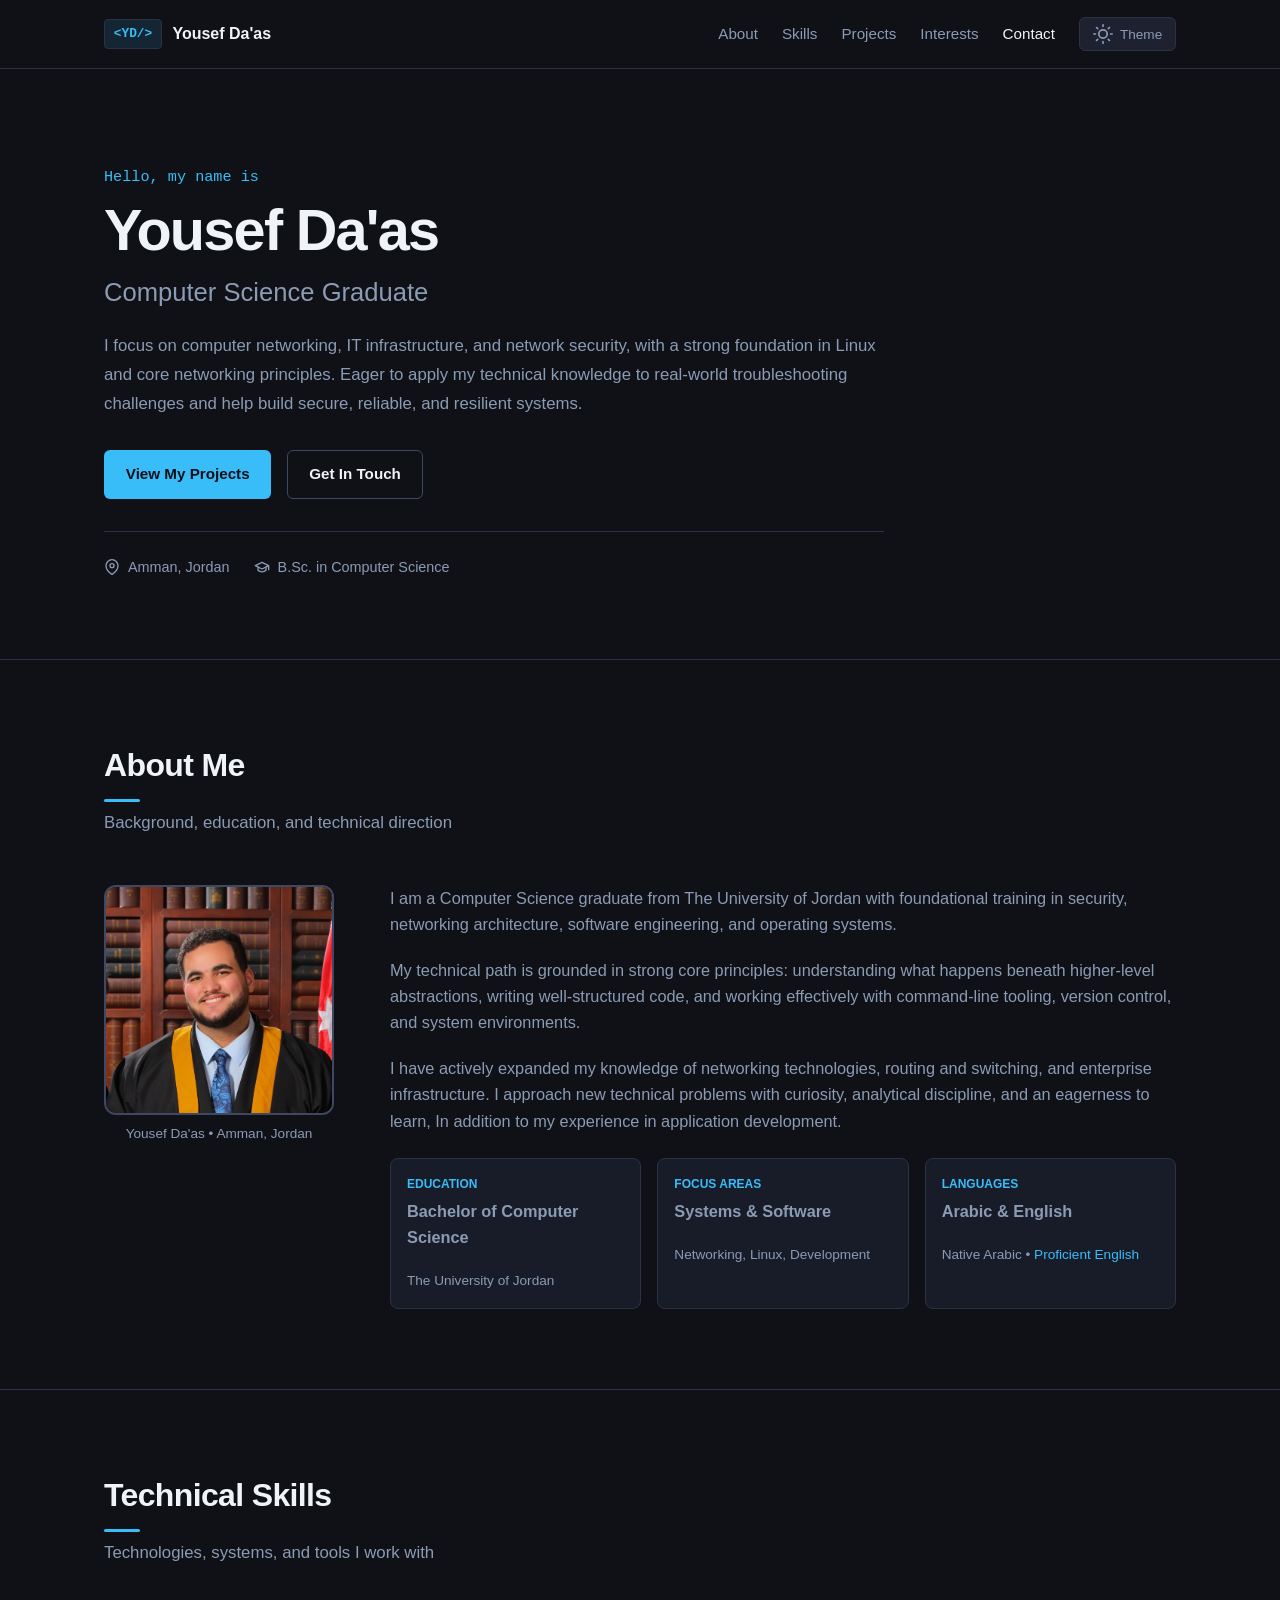
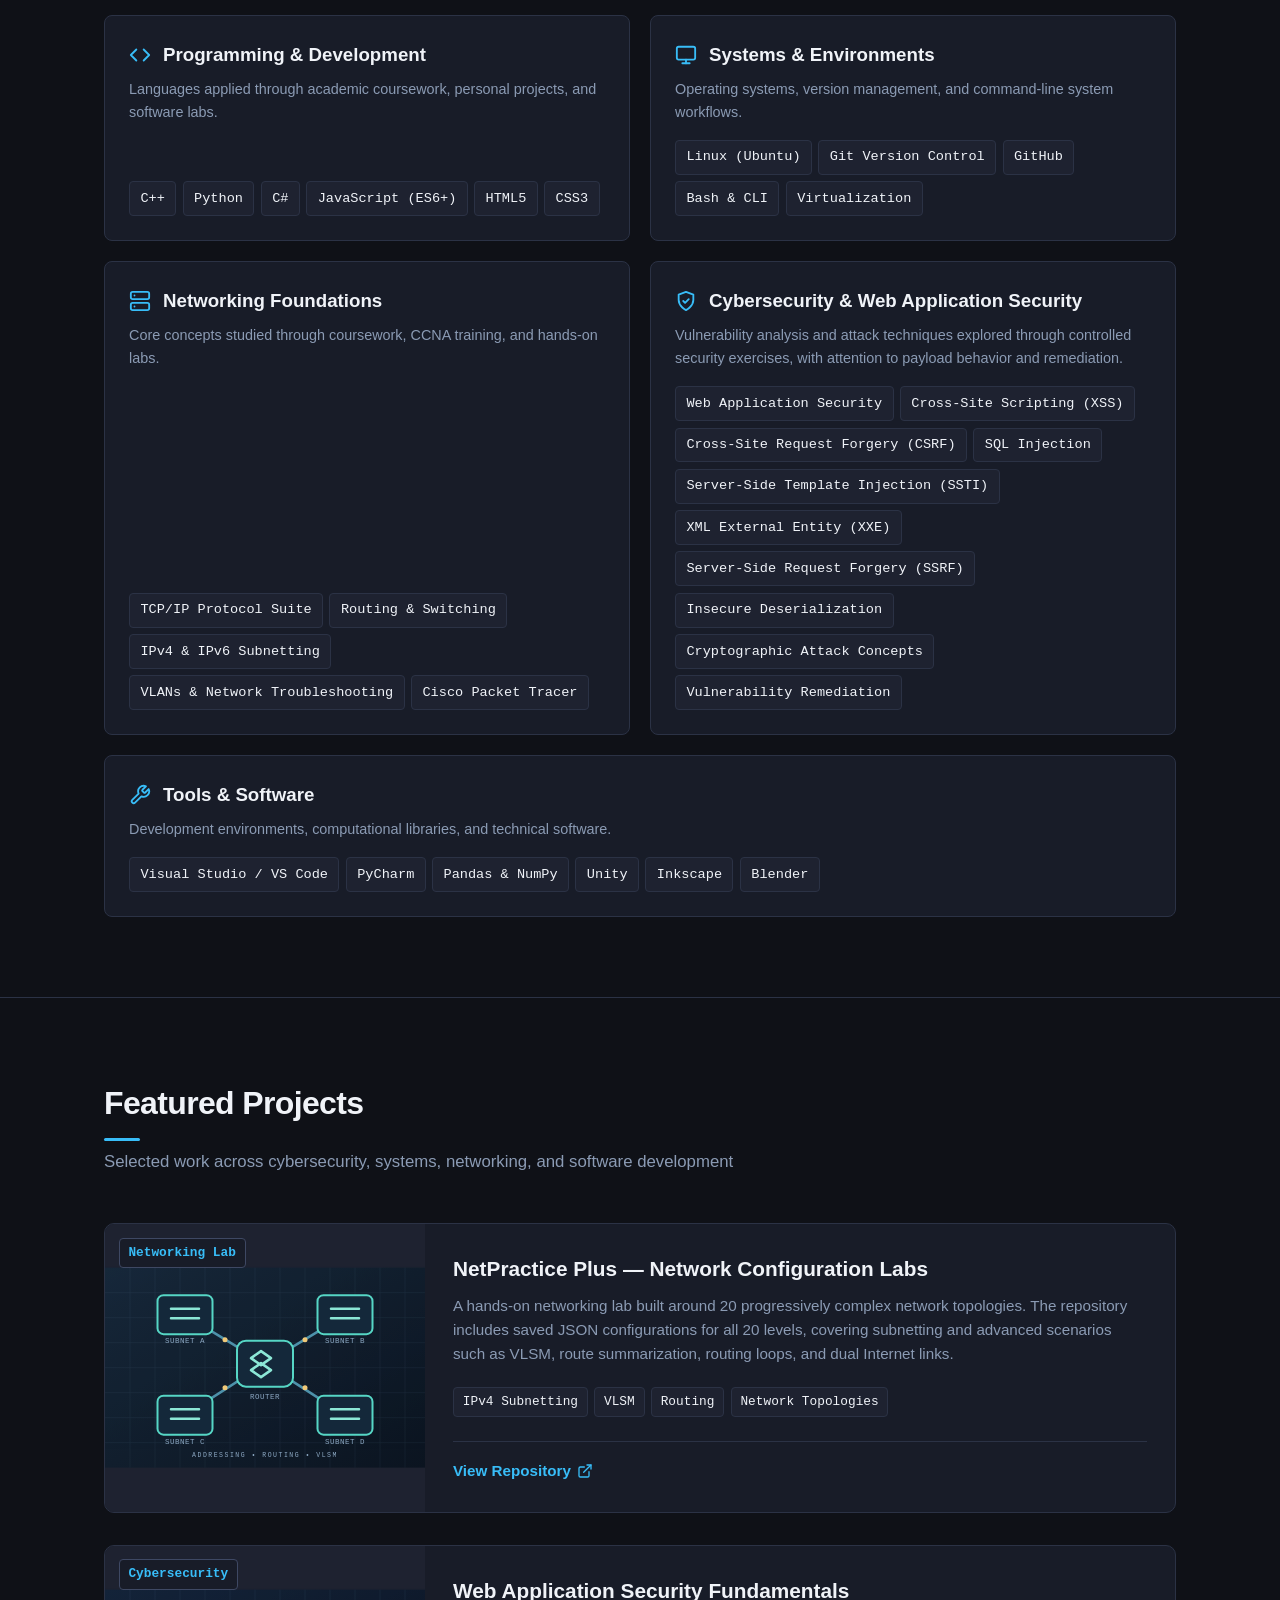
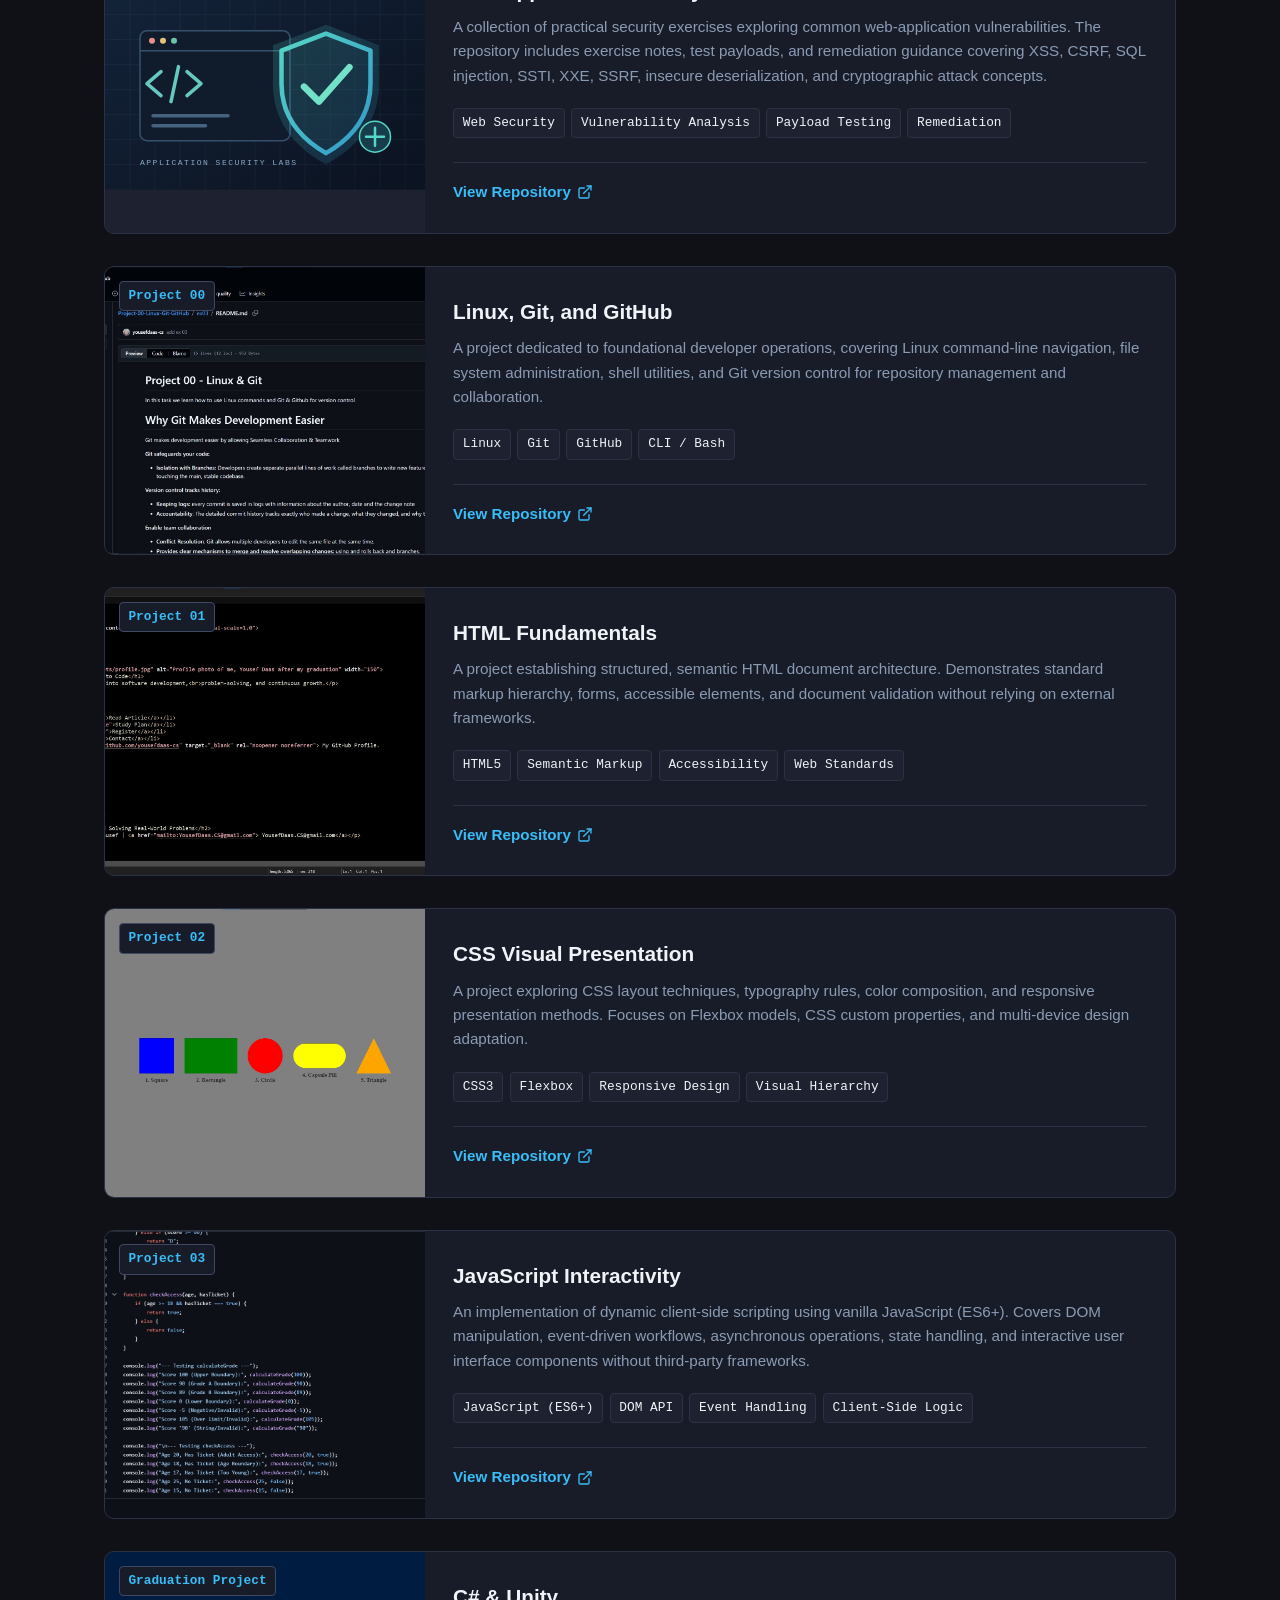
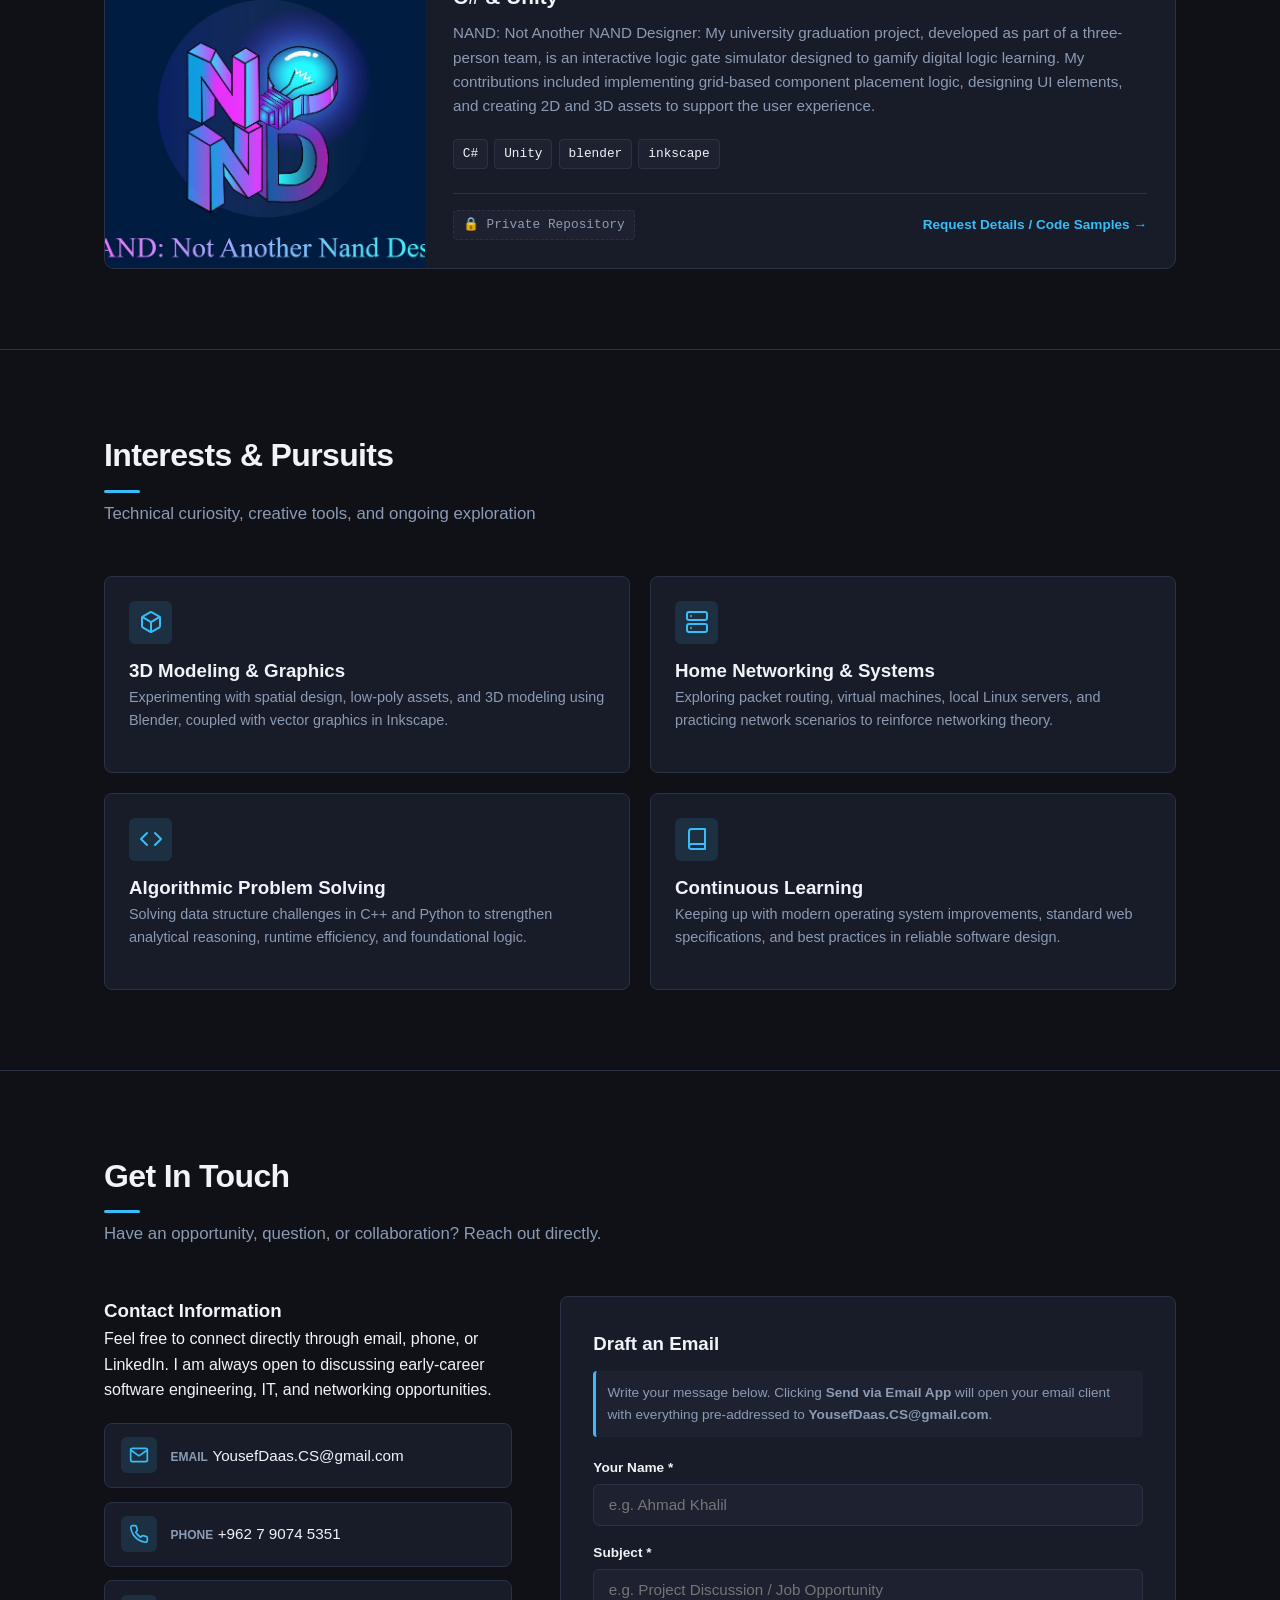
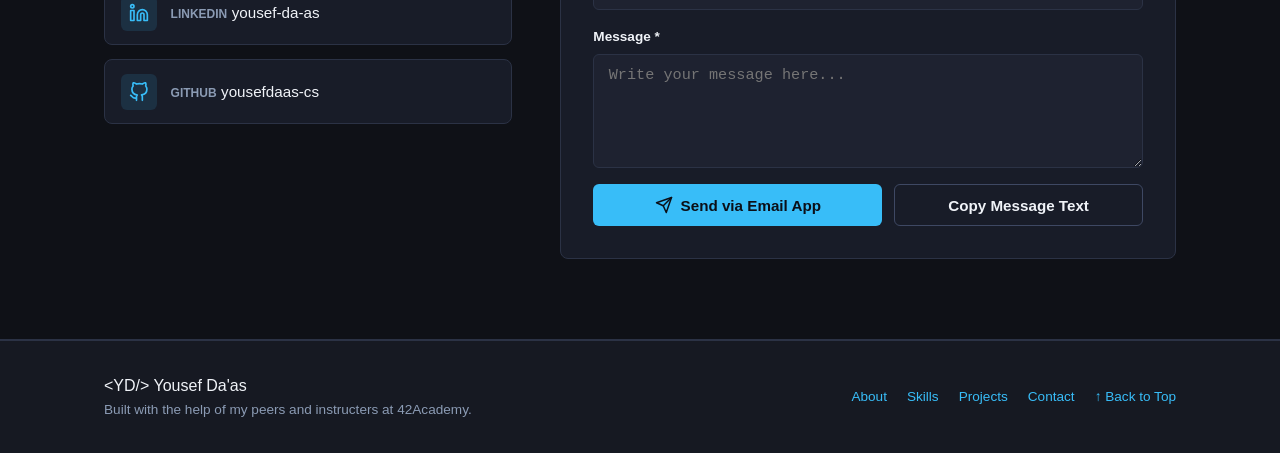
<file: index.html>
<!DOCTYPE html>
<html lang="en" data-theme="dark">
<head>
  <meta charset="UTF-8">
  <meta name="viewport" content="width=device-width, initial-scale=1.0">
  <meta name="description" content="Personal portfolio of Yousef Da'as, a Computer Science graduate focused on cybersecurity, networking, IT infrastructure, and software projects.">
  <title>Yousef Da'as | Cybersecurity &amp; IT Portfolio</title>
  <link rel="stylesheet" href="style.css">
</head>
<body id="top">
  <!-- Header & Navigation -->
  <header class="site-header">
    <div class="container header-container">
      <a href="#top" class="brand-link" aria-label="Yousef Da'as Home">
        <span class="brand-mark">&lt;YD/&gt;</span>
        <span class="brand-name">Yousef Da'as</span>
      </a>

      <button 
        type="button" 
        class="nav-toggle" 
        id="nav-toggle" 
        aria-controls="primary-navigation" 
        aria-expanded="false" 
        aria-label="Toggle navigation menu"
      >
        <span class="hamburger-bar"></span>
        <span class="hamburger-bar"></span>
        <span class="hamburger-bar"></span>
      </button>

      <nav class="primary-nav" id="primary-navigation" aria-label="Main navigation">
        <ul class="nav-list">
          <li><a href="#about" class="nav-link">About</a></li>
          <li><a href="#skills" class="nav-link">Skills</a></li>
          <li><a href="#projects" class="nav-link">Projects</a></li>
          <li><a href="#interests" class="nav-link">Interests</a></li>
          <li><a href="#contact" class="nav-link">Contact</a></li>
        </ul>
        <button 
          type="button" 
          class="theme-toggle" 
          id="theme-toggle" 
          aria-label="Switch to light theme"
          title="Switch theme"
        >
          <svg class="theme-icon icon-sun" viewBox="0 0 24 24" width="20" height="20" fill="none" stroke="currentColor" stroke-width="2" stroke-linecap="round" stroke-linejoin="round" aria-hidden="true">
            <circle cx="12" cy="12" r="5"></circle>
            <line x1="12" y1="1" x2="12" y2="3"></line>
            <line x1="12" y1="21" x2="12" y2="23"></line>
            <line x1="4.22" y1="4.22" x2="5.64" y2="5.64"></line>
            <line x1="18.36" y1="18.36" x2="19.78" y2="19.78"></line>
            <line x1="1" y1="12" x2="3" y2="12"></line>
            <line x1="21" y1="12" x2="23" y2="12"></line>
            <line x1="4.22" y1="19.78" x2="5.64" y2="18.36"></line>
            <line x1="18.36" y1="5.64" x2="19.78" y2="4.22"></line>
          </svg>
          <svg class="theme-icon icon-moon" viewBox="0 0 24 24" width="20" height="20" fill="none" stroke="currentColor" stroke-width="2" stroke-linecap="round" stroke-linejoin="round" aria-hidden="true">
            <path d="M21 12.79A9 9 0 1 1 11.21 3 7 7 0 0 0 21 12.79z"></path>
          </svg>
          <span class="theme-toggle-label">Theme</span>
        </button>
      </nav>
    </div>
  </header>

  <main id="main-content">
    <!-- Hero Section -->
    <section class="hero-section" aria-labelledby="hero-title">
      <div class="container hero-container">
        <div class="hero-content">
          <p class="hero-eyebrow">Hello, my name is</p>
          <h1 class="hero-title" id="hero-title">Yousef Da'as</h1>
          <p class="hero-subtitle">Computer Science Graduate</p>
          <p class="hero-description">
			I focus on computer networking, IT infrastructure, and network security, with a strong foundation in Linux and core networking principles. Eager to apply my technical knowledge to real-world troubleshooting challenges and help build secure, reliable, and resilient systems.
          </p>
          <div class="hero-actions">
            <a href="#projects" class="btn btn-primary">View My Projects</a>
            <a href="#contact" class="btn btn-secondary">Get In Touch</a>
          </div>
          <div class="hero-meta">
            <span class="meta-item">
              <svg viewBox="0 0 24 24" width="16" height="16" fill="none" stroke="currentColor" stroke-width="2" stroke-linecap="round" stroke-linejoin="round" aria-hidden="true">
                <path d="M21 10c0 7-9 13-9 13s-9-6-9-13a9 9 0 0 1 18 0z"></path>
                <circle cx="12" cy="10" r="3"></circle>
              </svg>
              Amman, Jordan
            </span>
            <span class="meta-item">
              <svg viewBox="0 0 24 24" width="16" height="16" fill="none" stroke="currentColor" stroke-width="2" stroke-linecap="round" stroke-linejoin="round" aria-hidden="true">
                <path d="M22 10v6M2 10l10-5 10 5-10 5z"></path>
                <path d="M6 12v5c3 3 9 3 12 0v-5"></path>
              </svg>
              B.Sc. in Computer Science
            </span>
          </div>
        </div>
      </div>
    </section>

    <!-- About Section -->
    <section class="section about-section" id="about" aria-labelledby="about-title">
      <div class="container">
        <div class="section-header">
          <h2 class="section-title" id="about-title">About Me</h2>
          <p class="section-subtitle">Background, education, and technical direction</p>
        </div>

        <div class="about-grid">
          <div class="about-image-wrapper">
            <div class="image-frame">
              <img 
                src="assets/profile.jpg" 
                alt="Portrait of Yousef Da'as" 
                class="profile-image" 
                width="360" 
                height="360"
                loading="lazy"
                onerror="this.classList.add('image-fallback'); this.nextElementSibling.style.display='flex';"
              >
            </div>
            <p class="image-caption">Yousef Da'as &bull; Amman, Jordan</p>
          </div>

          <div class="about-content">
            <p>
              I am a Computer Science graduate from The University of Jordan with foundational training in security, networking architecture, software engineering, and operating systems.
            </p>
            <p>
              My technical path is grounded in strong core principles: understanding what happens beneath higher-level abstractions, writing well-structured code, and working effectively with command-line tooling, version control, and system environments.
            </p>
            <p>
              I have actively expanded my knowledge of networking technologies, routing and switching, and enterprise infrastructure. I approach new technical problems with curiosity, analytical discipline, and an eagerness to learn, In addition to my experience in application development.
            </p>

            <div class="about-highlights">
              <div class="highlight-card">
                <h3 class="highlight-title">Education</h3>
                <p class="highlight-text">Bachelor of Computer Science</p>
                <span class="highlight-sub">The University of Jordan</span>
              </div>
              <div class="highlight-card">
                <h3 class="highlight-title">Focus Areas</h3>
                <p class="highlight-text">Systems &amp; Software</p>
                <span class="highlight-sub">Networking, Linux, Development</span>
              </div>
              <div class="highlight-card">
                <h3 class="highlight-title">Languages</h3>
                <p class="highlight-text">Arabic &amp; English</p>
                <span class="highlight-sub">Native Arabic &bull; <a href="https://cert.efset.org/en/eNykhi">Proficient English</a></span>
              </div>
            </div>
          </div>
        </div>
      </div>
    </section>

    <!-- Skills Section -->
    <section class="section skills-section" id="skills" aria-labelledby="skills-title">
      <div class="container">
        <div class="section-header">
          <h2 class="section-title" id="skills-title">Technical Skills</h2>
          <p class="section-subtitle">Technologies, systems, and tools I work with</p>
        </div>

        <div class="skills-grid">
          <!-- Category 1 -->
          <article class="skill-category-card">
            <div class="category-header">
              <svg viewBox="0 0 24 24" width="22" height="22" fill="none" stroke="currentColor" stroke-width="2" stroke-linecap="round" stroke-linejoin="round" class="category-icon" aria-hidden="true">
                <polyline points="16 18 22 12 16 6"></polyline>
                <polyline points="8 6 2 12 8 18"></polyline>
              </svg>
              <h3 class="category-title">Programming &amp; Development</h3>
            </div>
            <p class="category-desc">Languages applied through academic coursework, personal projects, and software labs.</p>
            <ul class="skill-pill-list">
              <li class="skill-pill">C++</li>
              <li class="skill-pill">Python</li>
              <li class="skill-pill">C#</li>
              <li class="skill-pill">JavaScript (ES6+)</li>
              <li class="skill-pill">HTML5</li>
              <li class="skill-pill">CSS3</li>
            </ul>
          </article>

          <!-- Category 2 -->
          <article class="skill-category-card">
            <div class="category-header">
              <svg viewBox="0 0 24 24" width="22" height="22" fill="none" stroke="currentColor" stroke-width="2" stroke-linecap="round" stroke-linejoin="round" class="category-icon" aria-hidden="true">
                <rect x="2" y="3" width="20" height="14" rx="2" ry="2"></rect>
                <line x1="8" y1="21" x2="16" y2="21"></line>
                <line x1="12" y1="17" x2="12" y2="21"></line>
              </svg>
              <h3 class="category-title">Systems &amp; Environments</h3>
            </div>
            <p class="category-desc">Operating systems, version management, and command-line system workflows.</p>
            <ul class="skill-pill-list">
              <li class="skill-pill">Linux (Ubuntu)</li>
              <li class="skill-pill">Git Version Control</li>
              <li class="skill-pill">GitHub</li>
              <li class="skill-pill">Bash &amp; CLI</li>
              <li class="skill-pill">Virtualization</li>
            </ul>
          </article>

          <!-- Category 3 -->
          <article class="skill-category-card">
            <div class="category-header">
              <svg viewBox="0 0 24 24" width="22" height="22" fill="none" stroke="currentColor" stroke-width="2" stroke-linecap="round" stroke-linejoin="round" class="category-icon" aria-hidden="true">
                <rect x="2" y="2" width="20" height="8" rx="2" ry="2"></rect>
                <rect x="2" y="14" width="20" height="8" rx="2" ry="2"></rect>
                <line x1="6" y1="6" x2="6.01" y2="6"></line>
                <line x1="6" y1="18" x2="6.01" y2="18"></line>
              </svg>
              <h3 class="category-title">Networking Foundations</h3>
            </div>
            <p class="category-desc">Core concepts studied through coursework, CCNA training, and hands-on labs.</p>
            <ul class="skill-pill-list">
              <li class="skill-pill">TCP/IP Protocol Suite</li>
              <li class="skill-pill">Routing &amp; Switching</li>
              <li class="skill-pill">IPv4 &amp; IPv6 Subnetting</li>
              <li class="skill-pill">VLANs &amp; Network Troubleshooting</li>
              <li class="skill-pill">Cisco Packet Tracer</li>
            </ul>
          </article>



          <!-- Category 4: Cybersecurity -->
          <article class="skill-category-card">
            <div class="category-header">
              <svg viewBox="0 0 24 24" width="22" height="22" fill="none" stroke="currentColor" stroke-width="2" stroke-linecap="round" stroke-linejoin="round" class="category-icon" aria-hidden="true">
                <path d="M12 22s8-4 8-11V5l-8-3-8 3v6c0 7 8 11 8 11z"></path>
                <path d="m9 12 2 2 4-4"></path>
              </svg>
              <h3 class="category-title">Cybersecurity &amp; Web Application Security</h3>
            </div>
            <p class="category-desc">Vulnerability analysis and attack techniques explored through controlled security exercises, with attention to payload behavior and remediation.</p>
            <ul class="skill-pill-list">
              <li class="skill-pill">Web Application Security</li>
              <li class="skill-pill">Cross-Site Scripting (XSS)</li>
              <li class="skill-pill">Cross-Site Request Forgery (CSRF)</li>
              <li class="skill-pill">SQL Injection</li>
              <li class="skill-pill">Server-Side Template Injection (SSTI)</li>
              <li class="skill-pill">XML External Entity (XXE)</li>
              <li class="skill-pill">Server-Side Request Forgery (SSRF)</li>
              <li class="skill-pill">Insecure Deserialization</li>
              <li class="skill-pill">Cryptographic Attack Concepts</li>
              <li class="skill-pill">Vulnerability Remediation</li>
            </ul>
          </article>

          <!-- Category 5 -->
          <article class="skill-category-card">
            <div class="category-header">
              <svg viewBox="0 0 24 24" width="22" height="22" fill="none" stroke="currentColor" stroke-width="2" stroke-linecap="round" stroke-linejoin="round" class="category-icon" aria-hidden="true">
                <path d="M14.7 6.3a1 1 0 0 0 0 1.4l1.6 1.6a1 1 0 0 0 1.4 0l3.77-3.77a6 6 0 0 1-7.94 7.94l-6.91 6.91a2.12 2.12 0 0 1-3-3l6.91-6.91a6 6 0 0 1 7.94-7.94l-3.76 3.76z"></path>
              </svg>
              <h3 class="category-title">Tools &amp; Software</h3>
            </div>
            <p class="category-desc">Development environments, computational libraries, and technical software.</p>
            <ul class="skill-pill-list">
              <li class="skill-pill">Visual Studio / VS Code</li>
              <li class="skill-pill">PyCharm</li>
              <li class="skill-pill">Pandas &amp; NumPy</li>
              <li class="skill-pill">Unity</li>
              <li class="skill-pill">Inkscape</li>
              <li class="skill-pill">Blender</li>
            </ul>
          </article>
        </div>
      </div>
    </section>

    <!-- Projects Section -->
    <section class="section projects-section" id="projects" aria-labelledby="projects-title">
      <div class="container">
        <div class="section-header">
          <h2 class="section-title" id="projects-title">Featured Projects</h2>
          <p class="section-subtitle">Selected work across cybersecurity, systems, networking, and software development</p>
        </div>

        <div class="projects-grid">


          <!-- NetPractice Plus Networking Project -->
          <article class="project-card">
            <div class="project-preview">
              <svg class="project-art" viewBox="0 0 640 400" role="img" aria-labelledby="netpractice-art-title netpractice-art-desc" xmlns="http://www.w3.org/2000/svg">
                <title id="netpractice-art-title">Network topology and routing illustration</title>
                <desc id="netpractice-art-desc">A central router connects several network segments and endpoint devices across a subnet grid.</desc>
                <defs>
                  <linearGradient id="net-bg" x1="0" y1="0" x2="1" y2="1">
                    <stop offset="0" stop-color="#17283a"/>
                    <stop offset="1" stop-color="#0b1420"/>
                  </linearGradient>
                  <linearGradient id="net-node" x1="0" y1="0" x2="1" y2="1">
                    <stop offset="0" stop-color="#56d6c5"/>
                    <stop offset="1" stop-color="#3297c8"/>
                  </linearGradient>
                </defs>
                <rect width="640" height="400" fill="url(#net-bg)"/>
                <g opacity=".12" stroke="#7da7c9" stroke-width="1">
                  <path d="M0 50H640M0 100H640M0 150H640M0 200H640M0 250H640M0 300H640M0 350H640"/>
                  <path d="M50 0V400M100 0V400M150 0V400M200 0V400M250 0V400M300 0V400M350 0V400M400 0V400M450 0V400M500 0V400M550 0V400M600 0V400"/>
                </g>
                <g fill="none" stroke="#4d91aa" stroke-width="5" stroke-linecap="round" stroke-linejoin="round">
                  <path d="M320 192 160 95M320 192 480 95M320 192 160 295M320 192 480 295"/>
                </g>
                <g fill="#14283a" stroke="#56d6c5" stroke-width="4">
                  <rect x="264" y="146" width="112" height="92" rx="18"/>
                  <rect x="105" y="55" width="110" height="78" rx="12"/>
                  <rect x="425" y="55" width="110" height="78" rx="12"/>
                  <rect x="105" y="256" width="110" height="78" rx="12"/>
                  <rect x="425" y="256" width="110" height="78" rx="12"/>
                </g>
                <g fill="none" stroke="#8ce7d6" stroke-width="5" stroke-linecap="round" stroke-linejoin="round">
                  <path d="m292 181 20-14 20 14-20 14zM292 205l20-14 20 14-20 14z"/>
                  <path d="M132 82h56M132 101h56M452 82h56M452 101h56M132 283h56M132 302h56M452 283h56M452 302h56"/>
                </g>
                <g fill="#8da9c4" font-family="monospace" font-size="15" letter-spacing="1">
                  <text x="320" y="263" text-anchor="middle">ROUTER</text>
                  <text x="160" y="151" text-anchor="middle">SUBNET A</text>
                  <text x="480" y="151" text-anchor="middle">SUBNET B</text>
                  <text x="160" y="353" text-anchor="middle">SUBNET C</text>
                  <text x="480" y="353" text-anchor="middle">SUBNET D</text>
                  <text x="320" y="378" text-anchor="middle" font-size="13" letter-spacing="3">ADDRESSING • ROUTING • VLSM</text>
                </g>
                <g fill="#f0c978">
                  <circle cx="240" cy="144" r="5"/><circle cx="400" cy="144" r="5"/>
                  <circle cx="240" cy="240" r="5"/><circle cx="400" cy="240" r="5"/>
                </g>
              </svg>
              <span class="project-badge">Networking Lab</span>
            </div>
            <div class="project-body">
              <h3 class="project-title">NetPractice Plus — Network Configuration Labs</h3>
              <p class="project-description">
                A hands-on networking lab built around 20 progressively complex network topologies. The repository includes saved JSON configurations for all 20 levels, covering subnetting and advanced scenarios such as VLSM, route summarization, routing loops, and dual Internet links.
              </p>
              <div class="project-tags">
                <span class="tag">IPv4 Subnetting</span>
                <span class="tag">VLSM</span>
                <span class="tag">Routing</span>
                <span class="tag">Network Topologies</span>
              </div>
              <div class="project-footer">
                <a
                  href="https://github.com/yousefdaas-cs/NetPractice-plus"
                  class="project-link"
                  target="_blank"
                  rel="noopener noreferrer"
                  aria-label="View NetPractice Plus repository on GitHub (opens in new tab)"
                >
                  <span>View Repository</span>
                  <svg viewBox="0 0 24 24" width="16" height="16" fill="none" stroke="currentColor" stroke-width="2" stroke-linecap="round" stroke-linejoin="round" aria-hidden="true">
                    <path d="M18 13v6a2 2 0 0 1-2 2H5a2 2 0 0 1-2-2V8a2 2 0 0 1 2-2h6"></path>
                    <polyline points="15 3 21 3 21 9"></polyline>
                    <line x1="10" y1="14" x2="21" y2="3"></line>
                  </svg>
                </a>
              </div>
            </div>
          </article>

          <!-- Cybersecurity Project -->
          <article class="project-card">
            <div class="project-preview">
              <svg class="project-art" viewBox="0 0 640 400" role="img" aria-labelledby="security-art-title security-art-desc" xmlns="http://www.w3.org/2000/svg">
                <title id="security-art-title">Web application security illustration</title>
                <desc id="security-art-desc">A shield protecting a browser window, with code and security scan indicators.</desc>
                <defs>
                  <linearGradient id="sec-bg" x1="0" y1="0" x2="1" y2="1">
                    <stop offset="0" stop-color="#14243a"/>
                    <stop offset="1" stop-color="#0b1220"/>
                  </linearGradient>
                  <linearGradient id="sec-shield" x1="0" y1="0" x2="1" y2="1">
                    <stop offset="0" stop-color="#56d6c5"/>
                    <stop offset="1" stop-color="#3297c8"/>
                  </linearGradient>
                </defs>
                <rect width="640" height="400" fill="url(#sec-bg)"/>
                <g opacity=".13" stroke="#7da7c9" stroke-width="1">
                  <path d="M0 50H640M0 100H640M0 150H640M0 200H640M0 250H640M0 300H640M0 350H640"/>
                  <path d="M50 0V400M100 0V400M150 0V400M200 0V400M250 0V400M300 0V400M350 0V400M400 0V400M450 0V400M500 0V400M550 0V400M600 0V400"/>
                </g>
                <rect x="70" y="82" width="300" height="220" rx="14" fill="#101b2b" stroke="#35506b" stroke-width="3"/>
                <path d="M70 122h300" stroke="#35506b" stroke-width="3"/>
                <circle cx="94" cy="102" r="6" fill="#e58d86"/><circle cx="116" cy="102" r="6" fill="#e5c477"/><circle cx="138" cy="102" r="6" fill="#68c7a8"/>
                <path d="m112 164-28 24 28 24M164 164l28 24-28 24M147 154l-15 70" fill="none" stroke="#65c9c0" stroke-width="7" stroke-linecap="round" stroke-linejoin="round"/>
                <path d="M96 252h150M96 272h105" stroke="#45627e" stroke-width="7" stroke-linecap="round"/>
                <path d="M442 70 548 111v78c0 83-54 133-106 160-52-27-106-77-106-160v-78z" fill="url(#sec-shield)" opacity=".18"/>
                <path d="M442 88 531 122v66c0 69-42 112-89 139-47-27-89-70-89-139v-66z" fill="none" stroke="url(#sec-shield)" stroke-width="9" stroke-linejoin="round"/>
                <path d="m398 194 30 30 61-69" fill="none" stroke="#73e1c7" stroke-width="13" stroke-linecap="round" stroke-linejoin="round"/>
                <circle cx="540" cy="294" r="31" fill="#173c4b" stroke="#56d6c5" stroke-width="3"/>
                <path d="M540 276v36M522 294h36" stroke="#56d6c5" stroke-width="5" stroke-linecap="round"/>
                <text x="70" y="350" fill="#8da9c4" font-family="monospace" font-size="16" letter-spacing="3">APPLICATION SECURITY LABS</text>
              </svg>
              <span class="project-badge">Cybersecurity</span>
            </div>
            <div class="project-body">
              <h3 class="project-title">Web Application Security Fundamentals</h3>
              <p class="project-description">
                A collection of practical security exercises exploring common web-application vulnerabilities. The repository includes exercise notes, test payloads, and remediation guidance covering XSS, CSRF, SQL injection, SSTI, XXE, SSRF, insecure deserialization, and cryptographic attack concepts.
              </p>
              <div class="project-tags">
                <span class="tag">Web Security</span>
                <span class="tag">Vulnerability Analysis</span>
                <span class="tag">Payload Testing</span>
                <span class="tag">Remediation</span>
              </div>
              <div class="project-footer">
                <a
                  href="https://github.com/yousefdaas-cs/Pro-Piscine---Web-Application-Security-Fundamentals"
                  class="project-link"
                  target="_blank"
                  rel="noopener noreferrer"
                  aria-label="View Web Application Security Fundamentals repository on GitHub (opens in new tab)"
                >
                  <span>View Repository</span>
                  <svg viewBox="0 0 24 24" width="16" height="16" fill="none" stroke="currentColor" stroke-width="2" stroke-linecap="round" stroke-linejoin="round" aria-hidden="true">
                    <path d="M18 13v6a2 2 0 0 1-2 2H5a2 2 0 0 1-2-2V8a2 2 0 0 1 2-2h6"></path>
                    <polyline points="15 3 21 3 21 9"></polyline>
                    <line x1="10" y1="14" x2="21" y2="3"></line>
                  </svg>
                </a>
              </div>
            </div>
          </article>

          <!-- Project 1 -->
          <article class="project-card">
            <div class="project-preview">
              <img 
                src="assets/project-linux-git.jpg" 
                alt="Terminal &amp; Git Workflow" 
                class="project-image"
                loading="lazy"
                onerror="this.classList.add('project-fallback'); this.nextElementSibling.style.display='flex';"
              >
              <span class="project-badge">Project 00</span>
            </div>

            <div class="project-body">
              <h3 class="project-title">Linux, Git, and GitHub</h3>
              <p class="project-description">
                A project dedicated to foundational developer operations, covering Linux command-line navigation, file system administration, shell utilities, and Git version control for repository management and collaboration.
              </p>
              <div class="project-tags">
                <span class="tag">Linux</span>
                <span class="tag">Git</span>
                <span class="tag">GitHub</span>
                <span class="tag">CLI / Bash</span>
              </div>
              <div class="project-footer">
                <a 
                  href="https://github.com/yousefdaas-cs/Project-00-Linux-Git-GitHub" 
                  class="project-link" 
                  target="_blank" 
                  rel="noopener noreferrer"
                  aria-label="View Project 00: Linux, Git, and GitHub repository on GitHub (opens in new tab)"
                >
                  <span>View Repository</span>
                  <svg viewBox="0 0 24 24" width="16" height="16" fill="none" stroke="currentColor" stroke-width="2" stroke-linecap="round" stroke-linejoin="round" aria-hidden="true">
                    <path d="M18 13v6a2 2 0 0 1-2 2H5a2 2 0 0 1-2-2V8a2 2 0 0 1 2-2h6"></path>
                    <polyline points="15 3 21 3 21 9"></polyline>
                    <line x1="10" y1="14" x2="21" y2="3"></line>
                  </svg>
                </a>
              </div>
            </div>
          </article>

          <!-- Project 2 -->
          <article class="project-card">
            <div class="project-preview">
              <img 
                src="assets/project-html-fundamentals.jpg" 
                alt="Semantic HTML5" 
                class="project-image"
                loading="lazy"
                onerror="this.classList.add('project-fallback'); this.nextElementSibling.style.display='flex';"
              >
              <span class="project-badge">Project 01</span>
            </div>

            <div class="project-body">
              <h3 class="project-title">HTML Fundamentals</h3>
              <p class="project-description">
                A project establishing structured, semantic HTML document architecture. Demonstrates standard markup hierarchy, forms, accessible elements, and document validation without relying on external frameworks.
              </p>
              <div class="project-tags">
                <span class="tag">HTML5</span>
                <span class="tag">Semantic Markup</span>
                <span class="tag">Accessibility</span>
                <span class="tag">Web Standards</span>
              </div>
              <div class="project-footer">
                <a 
                  href="https://github.com/yousefdaas-cs/Project-01-HTML-Fundamentals" 
                  class="project-link" 
                  target="_blank" 
                  rel="noopener noreferrer"
                  aria-label="View Project 01: HTML Fundamentals repository on GitHub (opens in new tab)"
                >
                  <span>View Repository</span>
                  <svg viewBox="0 0 24 24" width="16" height="16" fill="none" stroke="currentColor" stroke-width="2" stroke-linecap="round" stroke-linejoin="round" aria-hidden="true">
                    <path d="M18 13v6a2 2 0 0 1-2 2H5a2 2 0 0 1-2-2V8a2 2 0 0 1 2-2h6"></path>
                    <polyline points="15 3 21 3 21 9"></polyline>
                    <line x1="10" y1="14" x2="21" y2="3"></line>
                  </svg>
                </a>
              </div>
            </div>
          </article>

          <!-- Project 3 -->
          <article class="project-card">
            <div class="project-preview">
              <img 
                src="assets/project-css-presentation.jpg" 
                alt="CSS Styling &amp; Layouts" 
                class="project-image"
                loading="lazy"
                onerror="this.classList.add('project-fallback'); this.nextElementSibling.style.display='flex';"
              >
              <span class="project-badge">Project 02</span>
            </div>

            <div class="project-body">
              <h3 class="project-title">CSS Visual Presentation</h3>
              <p class="project-description">
                A project exploring CSS layout techniques, typography rules, color composition, and responsive presentation methods. Focuses on Flexbox models, CSS custom properties, and multi-device design adaptation.
              </p>
              <div class="project-tags">
                <span class="tag">CSS3</span>
                <span class="tag">Flexbox</span>
                <span class="tag">Responsive Design</span>
                <span class="tag">Visual Hierarchy</span>
              </div>
              <div class="project-footer">
                <a 
                  href="https://github.com/yousefdaas-cs/Project-02-CSS-Visual-Presentation" 
                  class="project-link" 
                  target="_blank" 
                  rel="noopener noreferrer"
                  aria-label="View Project 02: CSS Visual Presentation repository on GitHub (opens in new tab)"
                >
                  <span>View Repository</span>
                  <svg viewBox="0 0 24 24" width="16" height="16" fill="none" stroke="currentColor" stroke-width="2" stroke-linecap="round" stroke-linejoin="round" aria-hidden="true">
                    <path d="M18 13v6a2 2 0 0 1-2 2H5a2 2 0 0 1-2-2V8a2 2 0 0 1 2-2h6"></path>
                    <polyline points="15 3 21 3 21 9"></polyline>
                    <line x1="10" y1="14" x2="21" y2="3"></line>
                  </svg>
                </a>
              </div>
            </div>
          </article>
		  <!-- Project 4: JavaScript Interactivity -->
          <article class="project-card">
            <div class="project-preview">
              <img 
                src="assets/project-javascript-interactivity.jpg" 
                alt="JS DOM &amp; Logic" 
                class="project-image"
                loading="lazy"
                onerror="this.classList.add('project-fallback'); this.nextElementSibling.style.display='flex';"
              >
              <span class="project-badge">Project 03</span>
            </div>

            <div class="project-body">
              <h3 class="project-title">JavaScript Interactivity</h3>
              <p class="project-description">
                An implementation of dynamic client-side scripting using vanilla JavaScript (ES6+). Covers DOM manipulation, event-driven workflows, asynchronous operations, state handling, and interactive user interface components without third-party frameworks.
              </p>
              <div class="project-tags">
                <span class="tag">JavaScript (ES6+)</span>
                <span class="tag">DOM API</span>
                <span class="tag">Event Handling</span>
                <span class="tag">Client-Side Logic</span>
              </div>
              <div class="project-footer">
                <a 
                  href="https://github.com/yousefdaas-cs/Project-03-JavaScript-Interactivity" 
                  class="project-link" 
                  target="_blank" 
                  rel="noopener noreferrer"
                  aria-label="View Project 03: JavaScript Interactivity repository on GitHub (opens in new tab)"
                >
                  <span>View Repository</span>
                  <svg viewBox="0 0 24 24" width="16" height="16" fill="none" stroke="currentColor" stroke-width="2" stroke-linecap="round" stroke-linejoin="round" aria-hidden="true">
                    <path d="M18 13v6a2 2 0 0 1-2 2H5a2 2 0 0 1-2-2V8a2 2 0 0 1 2-2h6"></path>
                    <polyline points="15 3 21 3 21 9"></polyline>
                    <line x1="10" y1="14" x2="21" y2="3"></line>
                  </svg>
                </a>
              </div>
            </div>
          </article>
		  
		  <!-- Personal Project : Nand -->
          <article class="project-card">
            <div class="project-preview">
              <img 
                src="assets/NAND.jpg" 
                alt="C# &amp; Unity" 
                class="project-image"
                loading="lazy"
                onerror="this.classList.add('project-fallback'); this.nextElementSibling.style.display='flex';"
              >
              <span class="project-badge">Graduation Project </span>
            </div>

            <div class="project-body">
              <h3 class="project-title">C# &amp; Unity</h3>
              <p class="project-description">
				NAND: Not Another NAND Designer: My university graduation project, developed as part of a three-person team, is an interactive logic gate simulator designed to gamify digital logic learning. My contributions included implementing grid-based component placement logic, designing UI elements, and creating 2D and 3D assets to support the user experience.              </p>
              <div class="project-tags">
                <span class="tag">C#</span>
                <span class="tag">Unity</span>
                <span class="tag">blender</span>
                <span class="tag">inkscape</span>
              </div>
              <div class="project-footer">
                <div class="private-badge-wrap" style="display: flex; align-items: center; justify-content: space-between; flex-wrap: wrap; gap: 0.5rem;">
                  <span class="tag" style="color: var(--text-muted); border-style: dashed;">
                    🔒 Private Repository
                  </span>
                  <a href="#contact" class="project-link" style="font-size: 0.85rem;">
                    Request Details / Code Samples &rarr;
                  </a>
                </div>
              </div>
            </div>
          </article>
		  
        </div>
      </div>
    </section>

    <!-- Interests Section -->
    <section class="section interests-section" id="interests" aria-labelledby="interests-title">
      <div class="container">
        <div class="section-header">
          <h2 class="section-title" id="interests-title">Interests &amp; Pursuits</h2>
          <p class="section-subtitle">Technical curiosity, creative tools, and ongoing exploration</p>
        </div>

        <div class="interests-grid">
          <div class="interest-item">
            <div class="interest-icon-wrap">
              <svg viewBox="0 0 24 24" width="24" height="24" fill="none" stroke="currentColor" stroke-width="2" stroke-linecap="round" stroke-linejoin="round" aria-hidden="true">
                <path d="M21 16V8a2 2 0 0 0-1-1.73l-7-4a2 2 0 0 0-2 0l-7 4A2 2 0 0 0 3 8v8a2 2 0 0 0 1 1.73l7 4a2 2 0 0 0 2 0l7-4A2 2 0 0 0 21 16z"></path>
                <polyline points="3.27 6.96 12 12.01 20.73 6.96"></polyline>
                <line x1="12" y1="22.08" x2="12" y2="12"></line>
              </svg>
            </div>
            <h3 class="interest-title">3D Modeling &amp; Graphics</h3>
            <p class="interest-text">
              Experimenting with spatial design, low-poly assets, and 3D modeling using Blender, coupled with vector graphics in Inkscape.
            </p>
          </div>

          <div class="interest-item">
            <div class="interest-icon-wrap">
              <svg viewBox="0 0 24 24" width="24" height="24" fill="none" stroke="currentColor" stroke-width="2" stroke-linecap="round" stroke-linejoin="round" aria-hidden="true">
                <rect x="2" y="2" width="20" height="8" rx="2" ry="2"></rect>
                <rect x="2" y="14" width="20" height="8" rx="2" ry="2"></rect>
                <line x1="6" y1="6" x2="6.01" y2="6"></line>
                <line x1="6" y1="18" x2="6.01" y2="18"></line>
              </svg>
            </div>
            <h3 class="interest-title">Home Networking &amp; Systems</h3>
            <p class="interest-text">
              Exploring packet routing, virtual machines, local Linux servers, and practicing network scenarios to reinforce networking theory.
            </p>
          </div>

          <div class="interest-item">
            <div class="interest-icon-wrap">
              <svg viewBox="0 0 24 24" width="24" height="24" fill="none" stroke="currentColor" stroke-width="2" stroke-linecap="round" stroke-linejoin="round" aria-hidden="true">
                <polyline points="16 18 22 12 16 6"></polyline>
                <polyline points="8 6 2 12 8 18"></polyline>
              </svg>
            </div>
            <h3 class="interest-title">Algorithmic Problem Solving</h3>
            <p class="interest-text">
              Solving data structure challenges in C++ and Python to strengthen analytical reasoning, runtime efficiency, and foundational logic.
            </p>
          </div>

          <div class="interest-item">
            <div class="interest-icon-wrap">
              <svg viewBox="0 0 24 24" width="24" height="24" fill="none" stroke="currentColor" stroke-width="2" stroke-linecap="round" stroke-linejoin="round" aria-hidden="true">
                <path d="M4 19.5A2.5 2.5 0 0 1 6.5 17H20"></path>
                <path d="M6.5 2H20v20H6.5A2.5 2.5 0 0 1 4 19.5v-15A2.5 2.5 0 0 1 6.5 2z"></path>
              </svg>
            </div>
            <h3 class="interest-title">Continuous Learning</h3>
            <p class="interest-text">
              Keeping up with modern operating system improvements, standard web specifications, and best practices in reliable software design.
            </p>
          </div>
        </div>
      </div>
    </section>

    <!-- Contact Section -->
    <section class="section contact-section" id="contact" aria-labelledby="contact-title">
      <div class="container">
        <div class="section-header">
          <h2 class="section-title" id="contact-title">Get In Touch</h2>
          <p class="section-subtitle">Have an opportunity, question, or collaboration? Reach out directly.</p>
        </div>

        <div class="contact-grid">
          <!-- Direct Details -->
          <div class="contact-info">
            <h3 class="contact-info-title">Contact Information</h3>
            <p class="contact-info-intro">
              Feel free to connect directly through email, phone, or LinkedIn. I am always open to discussing early-career software engineering, IT, and networking opportunities.
            </p>

            <ul class="contact-list">
              <li class="contact-card">
                <div class="contact-icon-bubble">
                  <svg viewBox="0 0 24 24" width="20" height="20" fill="none" stroke="currentColor" stroke-width="2" stroke-linecap="round" stroke-linejoin="round" aria-hidden="true">
                    <path d="M4 4h16c1.1 0 2 .9 2 2v12c0 1.1-.9 2-2 2H4c-1.1 0-2-.9-2-2V6c0-1.1.9-2 2-2z"></path>
                    <polyline points="22,6 12,13 2,6"></polyline>
                  </svg>
                </div>
                <div class="contact-card-text">
                  <span class="contact-label">Email</span>
                  <a href="mailto:YousefDaas.CS@gmail.com" class="contact-val">YousefDaas.CS@gmail.com</a>
                </div>
              </li>

              <li class="contact-card">
                <div class="contact-icon-bubble">
                  <svg viewBox="0 0 24 24" width="20" height="20" fill="none" stroke="currentColor" stroke-width="2" stroke-linecap="round" stroke-linejoin="round" aria-hidden="true">
                    <path d="M22 16.92v3a2 2 0 0 1-2.18 2 19.79 19.79 0 0 1-8.63-3.07 19.5 19.5 0 0 1-6-6 19.79 19.79 0 0 1-3.07-8.67A2 2 0 0 1 4.11 2h3a2 2 0 0 1 2 1.72 12.84 12.84 0 0 0 .7 2.81 2 2 0 0 1-.45 2.11L8.09 9.91a16 16 0 0 0 6 6l1.27-1.27a2 2 0 0 1 2.11-.45 12.84 12.84 0 0 0 2.81.7A2 2 0 0 1 22 16.92z"></path>
                  </svg>
                </div>
                <div class="contact-card-text">
                  <span class="contact-label">Phone</span>
                  <a href="tel:+962790745351" class="contact-val">+962 7 9074 5351</a>
                </div>
              </li>

              <li class="contact-card">
                <div class="contact-icon-bubble">
                  <svg viewBox="0 0 24 24" width="20" height="20" fill="none" stroke="currentColor" stroke-width="2" stroke-linecap="round" stroke-linejoin="round" aria-hidden="true">
                    <path d="M16 8a6 6 0 0 1 6 6v7h-4v-7a2 2 0 0 0-2-2 2 2 0 0 0-2 2v7h-4v-7a6 6 0 0 1 6-6z"></path>
                    <rect x="2" y="9" width="4" height="12"></rect>
                    <circle cx="4" cy="4" r="2"></circle>
                  </svg>
                </div>
                <div class="contact-card-text">
                  <span class="contact-label">LinkedIn</span>
                  <a href="https://www.linkedin.com/in/yousef-da-as-104ba138a" class="contact-val" target="_blank" rel="noopener noreferrer">yousef-da-as</a>
                </div>
              </li>

              <li class="contact-card">
                <div class="contact-icon-bubble">
                  <svg viewBox="0 0 24 24" width="20" height="20" fill="none" stroke="currentColor" stroke-width="2" stroke-linecap="round" stroke-linejoin="round" aria-hidden="true">
                    <path d="M9 19c-5 1.5-5-2.5-7-3m14 6v-3.87a3.37 3.37 0 0 0-.94-2.61c3.14-.35 6.44-1.54 6.44-7A5.44 5.44 0 0 0 20 4.77 5.07 5.07 0 0 0 19.91 1S18.73.65 16 2.48a13.38 13.38 0 0 0-7 0C6.27.65 5.09 1 5.09 1A5.07 5.07 0 0 0 5 4.77a5.44 5.44 0 0 0-1.5 3.78c0 5.42 3.3 6.61 6.44 7A3.37 3.37 0 0 0 9 18.13V22"></path>
                  </svg>
                </div>
                <div class="contact-card-text">
                  <span class="contact-label">GitHub</span>
                  <a href="https://github.com/yousefdaas-cs" class="contact-val" target="_blank" rel="noopener noreferrer">yousefdaas-cs</a>
                </div>
              </li>
            </ul>
          </div>

          <!-- Interactive Email Composer -->
          <div class="contact-form-wrapper">
            <h3 class="contact-form-title">Draft an Email</h3>
            <p class="form-disclaimer">
              Write your message below. Clicking <strong>Send via Email App</strong> will open your email client with everything pre-addressed to <strong>YousefDaas.CS@gmail.com</strong>.
            </p>

            <form class="contact-form" id="email-composer" novalidate>
              <div class="form-group">
                <label for="composer-name" class="form-label">Your Name <span class="required-mark" aria-hidden="true">*</span></label>
                <input 
                  type="text" 
                  id="composer-name" 
                  class="form-input" 
                  placeholder="e.g. Ahmad Khalil" 
                  required
                >
              </div>

              <div class="form-group">
                <label for="composer-subject" class="form-label">Subject <span class="required-mark" aria-hidden="true">*</span></label>
                <input 
                  type="text" 
                  id="composer-subject" 
                  class="form-input" 
                  placeholder="e.g. Project Discussion / Job Opportunity" 
                  required
                >
              </div>

              <div class="form-group">
                <label for="composer-message" class="form-label">Message <span class="required-mark" aria-hidden="true">*</span></label>
                <textarea 
                  id="composer-message" 
                  rows="5" 
                  class="form-input form-textarea" 
                  placeholder="Write your message here..." 
                  required
                ></textarea>
              </div>

              <div class="composer-actions" style="display: flex; gap: 0.75rem; flex-wrap: wrap;">
                <button type="submit" class="btn btn-primary" style="flex: 1 1 200px;">
                  <svg viewBox="0 0 24 24" width="18" height="18" fill="none" stroke="currentColor" stroke-width="2" stroke-linecap="round" stroke-linejoin="round" aria-hidden="true">
                    <line x1="22" y1="2" x2="11" y2="13"></line>
                    <polygon points="22 2 15 22 11 13 2 9 22 2"></polygon>
                  </svg>
                  <span>Send via Email App</span>
                </button>
                <button type="button" id="copy-draft-btn" class="btn btn-secondary" style="flex: 1 1 160px;">
                  <span>Copy Message Text</span>
                </button>
              </div>

              <div class="form-status" id="composer-status" role="status" aria-live="polite" style="margin-top: 1rem;"></div>
            </form>
          </div>
        </div>
      </div>
    </section>
  </main>

  <!-- Footer -->
  <footer class="site-footer">
    <div class="container footer-container">
      <div class="footer-left">
        <span class="footer-brand">&lt;YD/&gt; Yousef Da'as</span>
        <p class="footer-copyright">Built with the help of my peers and instructers at 42Academy.</p>
      </div>
      
      <div class="footer-right">
        <ul class="footer-nav" aria-label="Footer links">
          <li><a href="#about" class="footer-link">About</a></li>
          <li><a href="#skills" class="footer-link">Skills</a></li>
          <li><a href="#projects" class="footer-link">Projects</a></li>
          <li><a href="#contact" class="footer-link">Contact</a></li>
          <li><a href="#top" class="footer-link top-link" aria-label="Back to top of page">&uarr; Back to Top</a></li>
        </ul>
      </div>
    </div>
  </footer>

  <script src="script.js"></script>
</body>
</html>
</file>
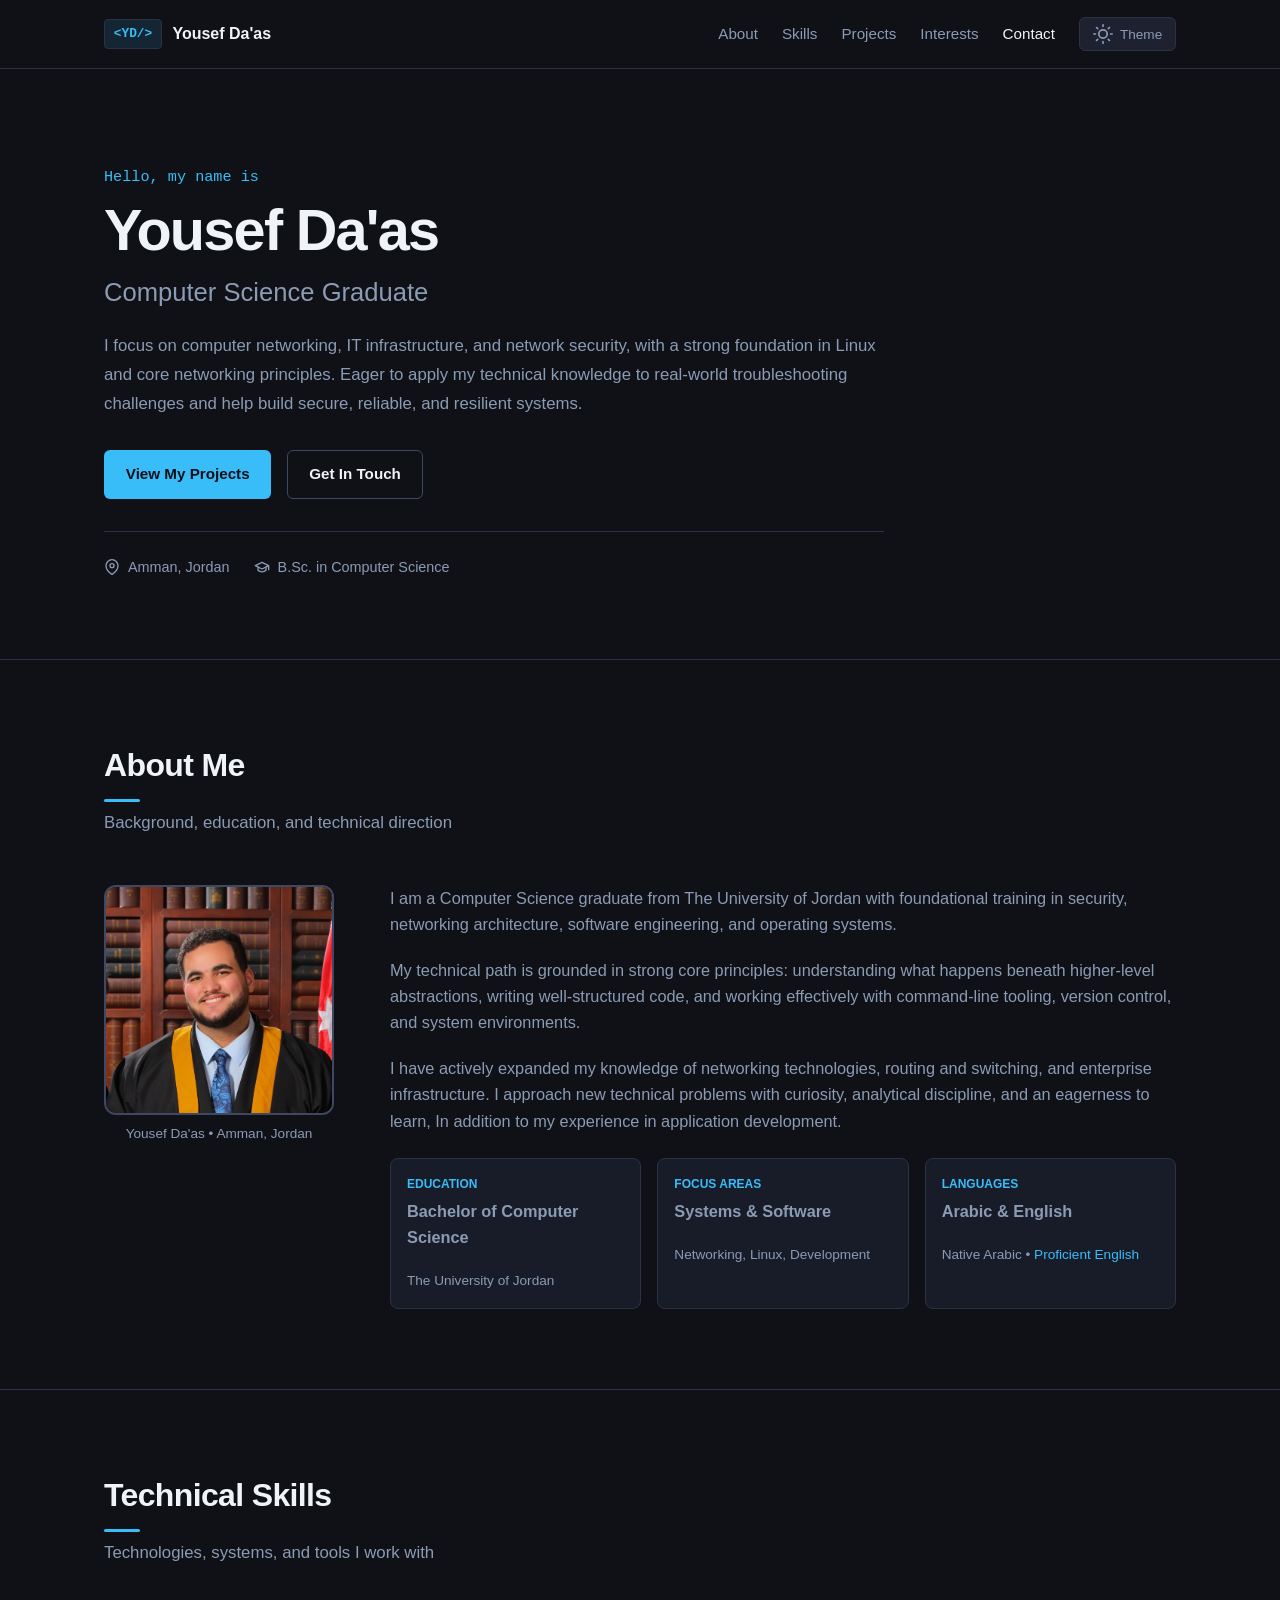
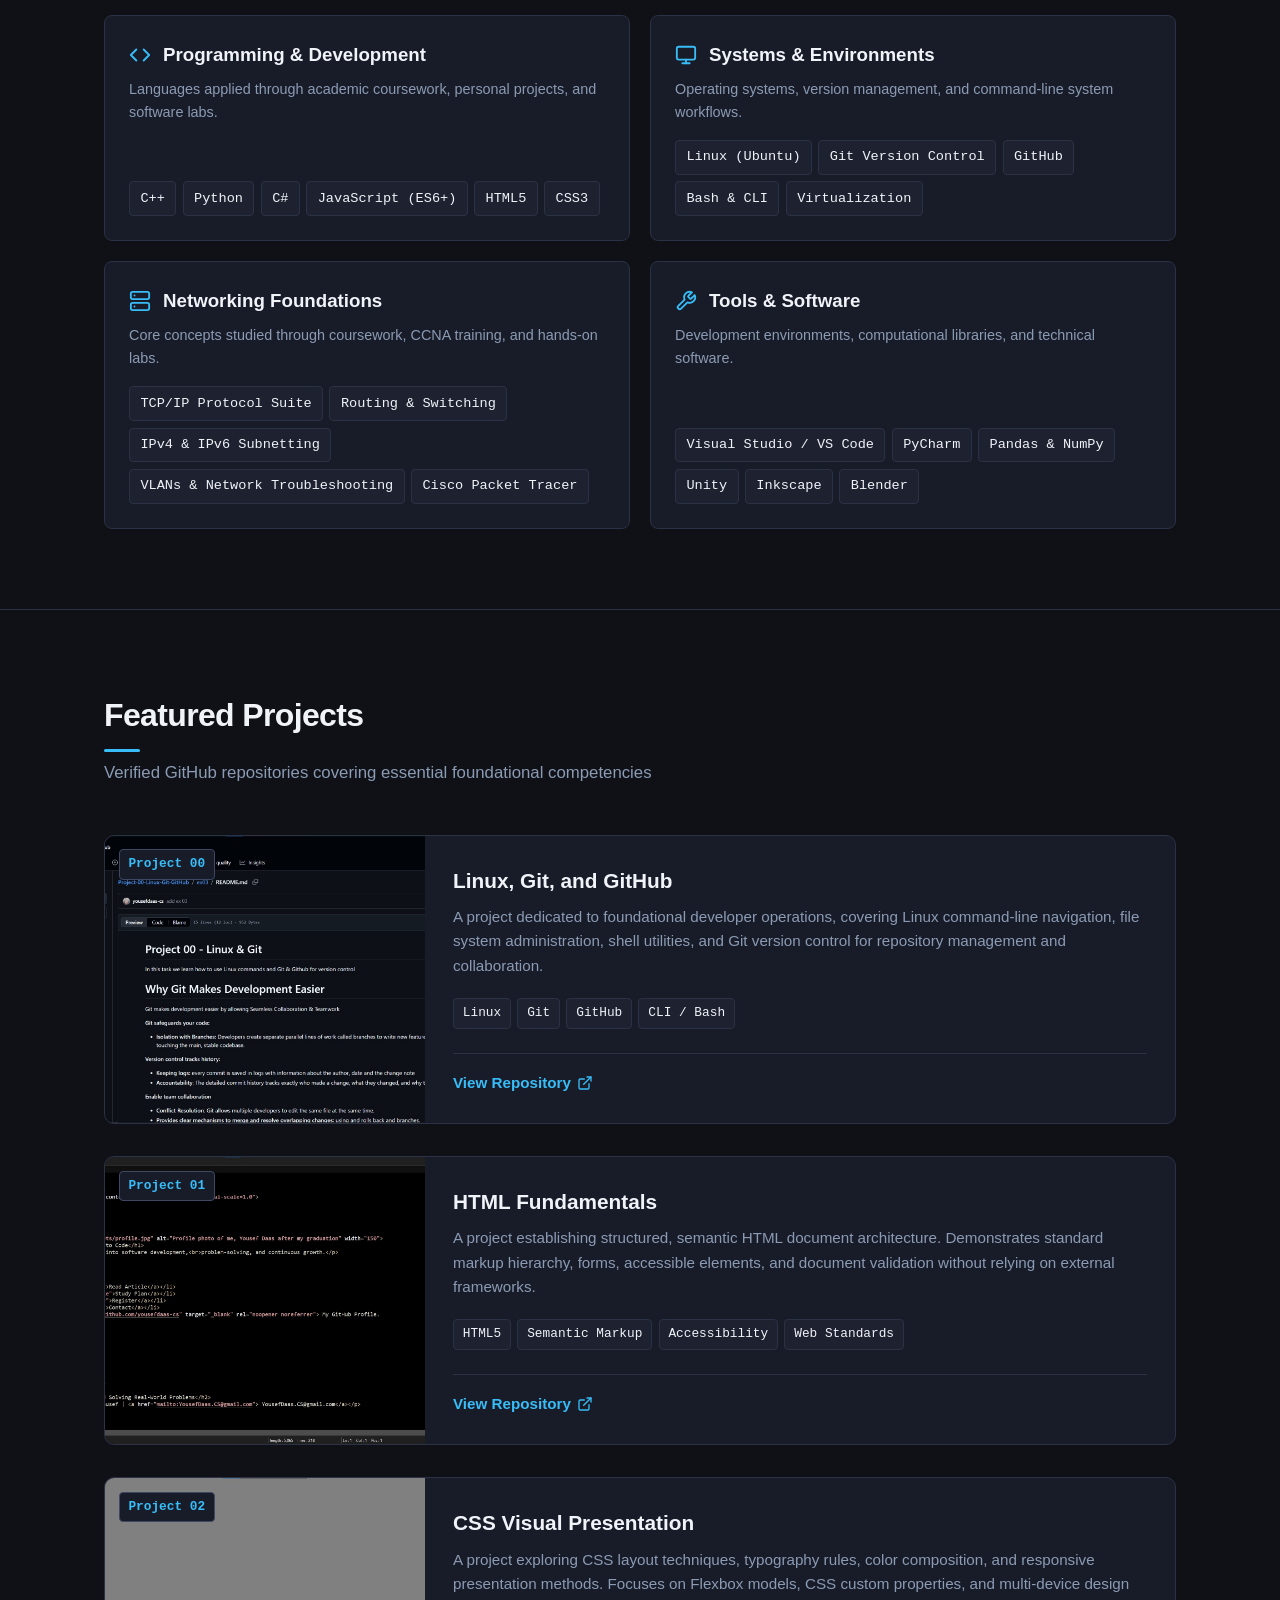
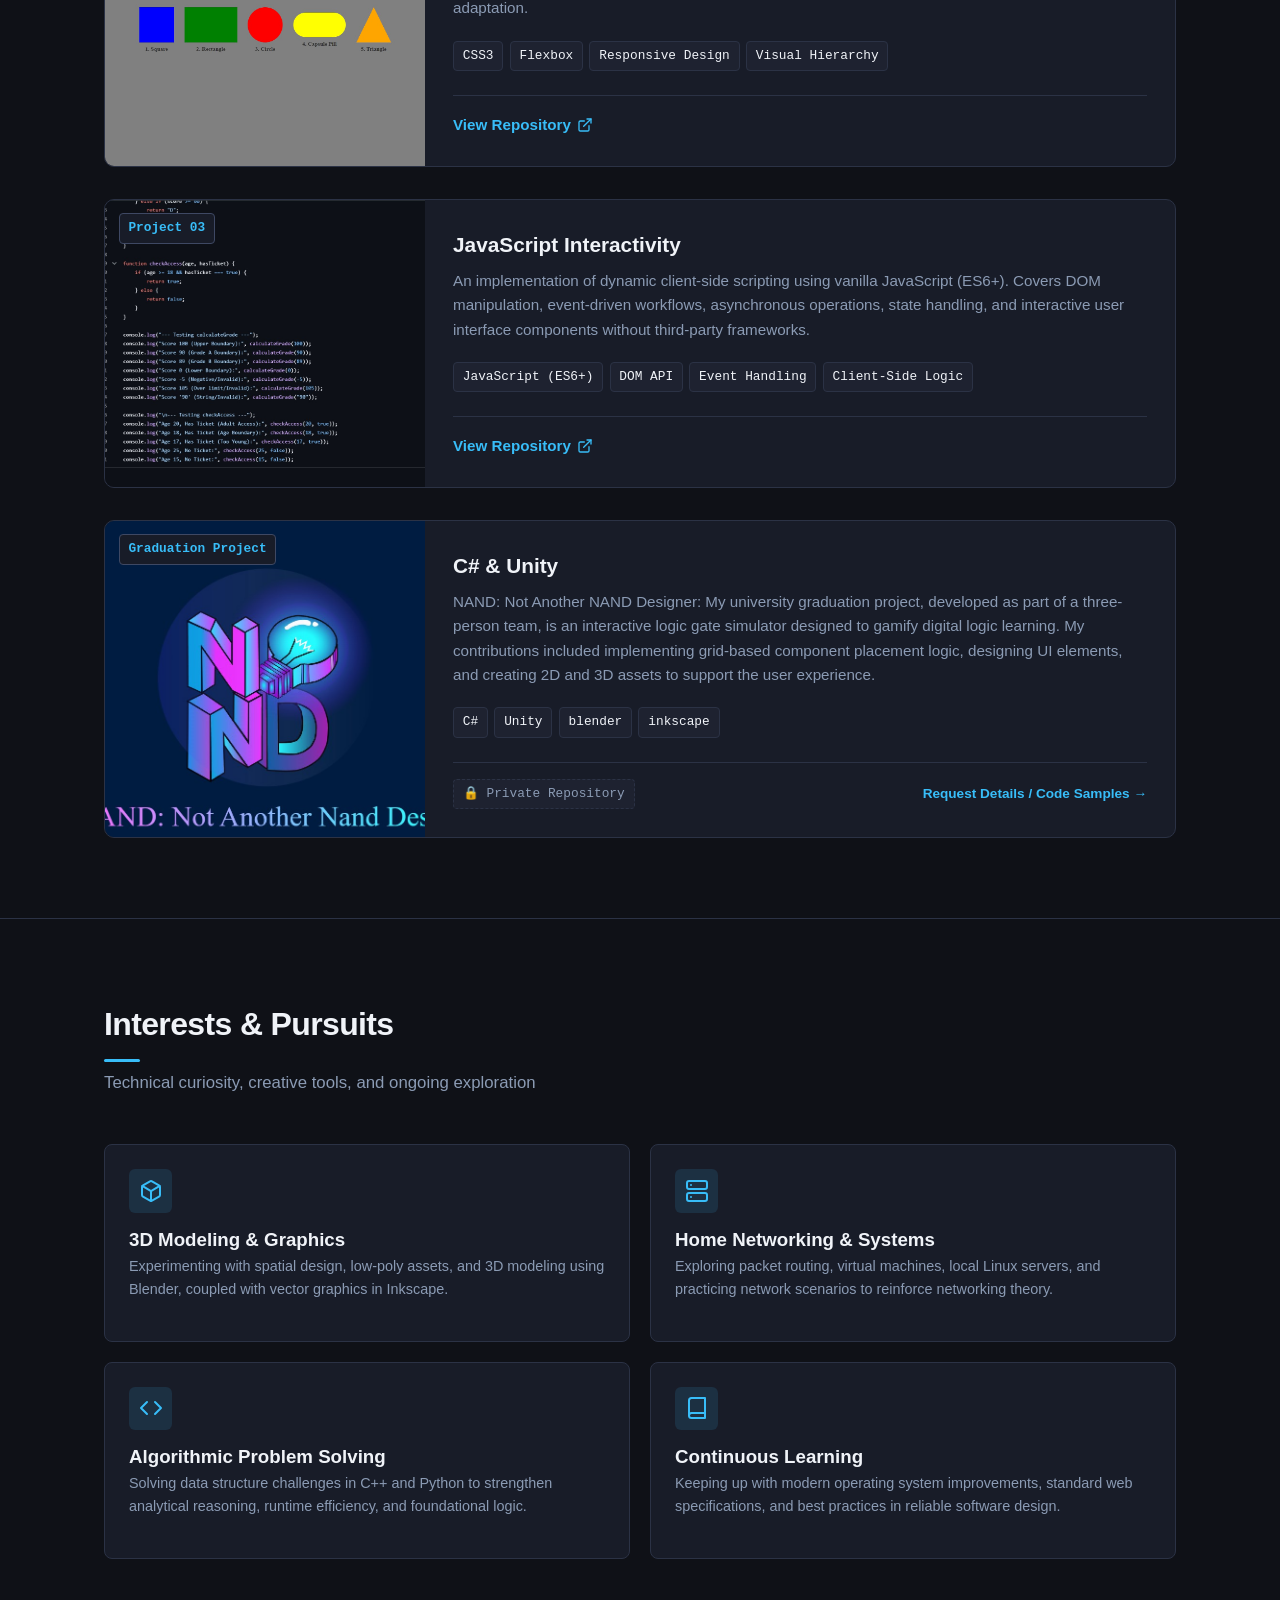
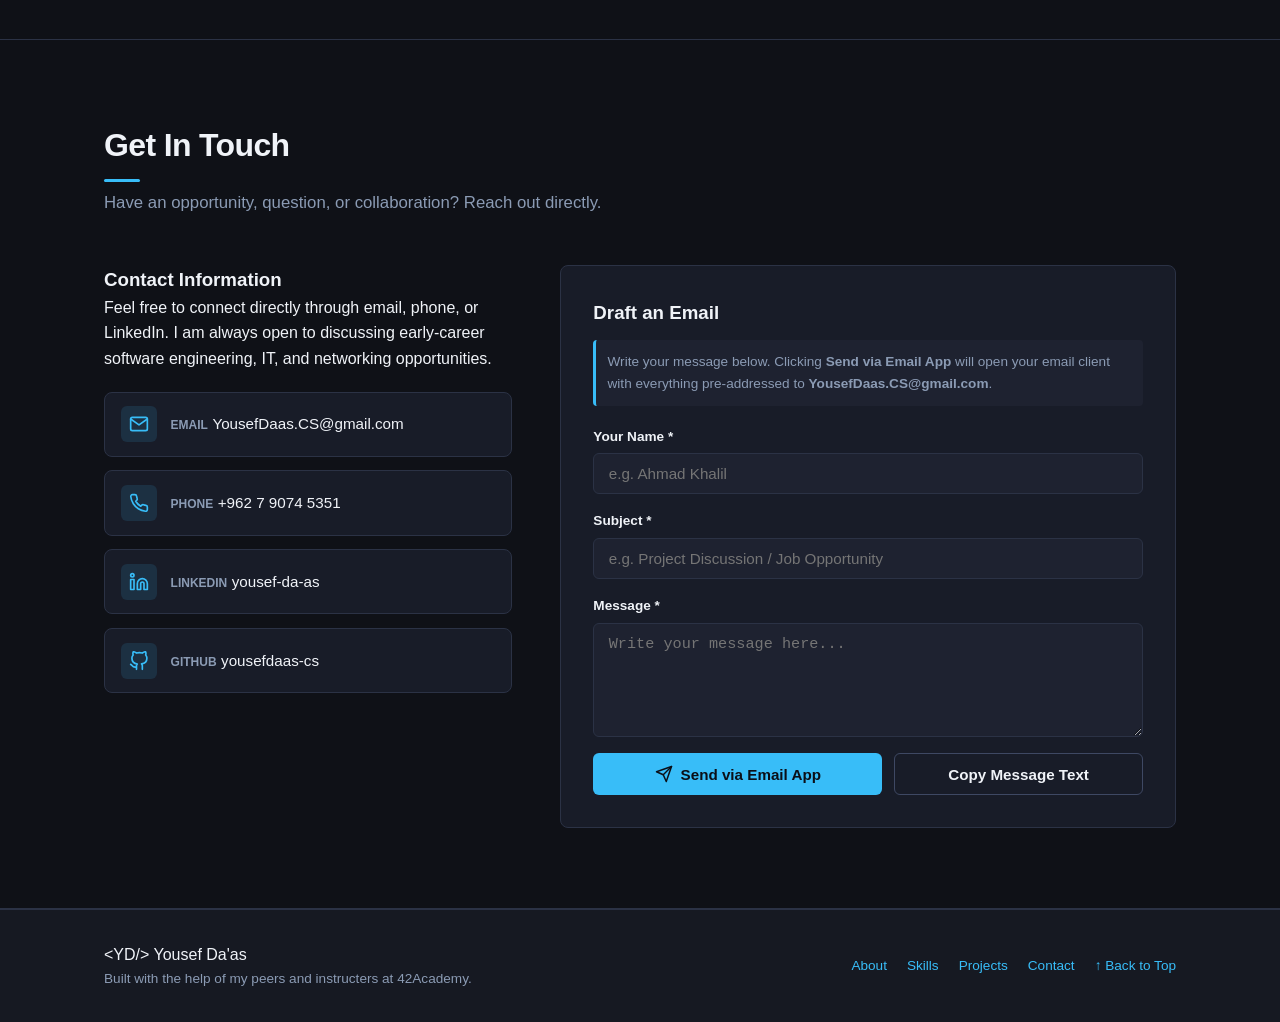
<file: ex00/index.html>
<!DOCTYPE html>
<html lang="en" data-theme="dark">
<head>
  <meta charset="UTF-8">
  <meta name="viewport" content="width=device-width, initial-scale=1.0">
  <meta name="description" content="Personal portfolio of Yousef Da'as, a Computer Science graduate showcasing software development, systems, and networking projects.">
  <title>Yousef Da'as | Computer Science Portfolio</title>
  <link rel="stylesheet" href="style.css">
</head>
<body id="top">
  <!-- Header & Navigation -->
  <header class="site-header">
    <div class="container header-container">
      <a href="#top" class="brand-link" aria-label="Yousef Da'as Home">
        <span class="brand-mark">&lt;YD/&gt;</span>
        <span class="brand-name">Yousef Da'as</span>
      </a>

      <button 
        type="button" 
        class="nav-toggle" 
        id="nav-toggle" 
        aria-controls="primary-navigation" 
        aria-expanded="false" 
        aria-label="Toggle navigation menu"
      >
        <span class="hamburger-bar"></span>
        <span class="hamburger-bar"></span>
        <span class="hamburger-bar"></span>
      </button>

      <nav class="primary-nav" id="primary-navigation" aria-label="Main navigation">
        <ul class="nav-list">
          <li><a href="#about" class="nav-link">About</a></li>
          <li><a href="#skills" class="nav-link">Skills</a></li>
          <li><a href="#projects" class="nav-link">Projects</a></li>
          <li><a href="#interests" class="nav-link">Interests</a></li>
          <li><a href="#contact" class="nav-link">Contact</a></li>
        </ul>
        <button 
          type="button" 
          class="theme-toggle" 
          id="theme-toggle" 
          aria-label="Switch to light theme"
          title="Switch theme"
        >
          <svg class="theme-icon icon-sun" viewBox="0 0 24 24" width="20" height="20" fill="none" stroke="currentColor" stroke-width="2" stroke-linecap="round" stroke-linejoin="round" aria-hidden="true">
            <circle cx="12" cy="12" r="5"></circle>
            <line x1="12" y1="1" x2="12" y2="3"></line>
            <line x1="12" y1="21" x2="12" y2="23"></line>
            <line x1="4.22" y1="4.22" x2="5.64" y2="5.64"></line>
            <line x1="18.36" y1="18.36" x2="19.78" y2="19.78"></line>
            <line x1="1" y1="12" x2="3" y2="12"></line>
            <line x1="21" y1="12" x2="23" y2="12"></line>
            <line x1="4.22" y1="19.78" x2="5.64" y2="18.36"></line>
            <line x1="18.36" y1="5.64" x2="19.78" y2="4.22"></line>
          </svg>
          <svg class="theme-icon icon-moon" viewBox="0 0 24 24" width="20" height="20" fill="none" stroke="currentColor" stroke-width="2" stroke-linecap="round" stroke-linejoin="round" aria-hidden="true">
            <path d="M21 12.79A9 9 0 1 1 11.21 3 7 7 0 0 0 21 12.79z"></path>
          </svg>
          <span class="theme-toggle-label">Theme</span>
        </button>
      </nav>
    </div>
  </header>

  <main id="main-content">
    <!-- Hero Section -->
    <section class="hero-section" aria-labelledby="hero-title">
      <div class="container hero-container">
        <div class="hero-content">
          <p class="hero-eyebrow">Hello, my name is</p>
          <h1 class="hero-title" id="hero-title">Yousef Da'as</h1>
          <p class="hero-subtitle">Computer Science Graduate</p>
          <p class="hero-description">
			I focus on computer networking, IT infrastructure, and network security, with a strong foundation in Linux and core networking principles. Eager to apply my technical knowledge to real-world troubleshooting challenges and help build secure, reliable, and resilient systems.
          </p>
          <div class="hero-actions">
            <a href="#projects" class="btn btn-primary">View My Projects</a>
            <a href="#contact" class="btn btn-secondary">Get In Touch</a>
          </div>
          <div class="hero-meta">
            <span class="meta-item">
              <svg viewBox="0 0 24 24" width="16" height="16" fill="none" stroke="currentColor" stroke-width="2" stroke-linecap="round" stroke-linejoin="round" aria-hidden="true">
                <path d="M21 10c0 7-9 13-9 13s-9-6-9-13a9 9 0 0 1 18 0z"></path>
                <circle cx="12" cy="10" r="3"></circle>
              </svg>
              Amman, Jordan
            </span>
            <span class="meta-item">
              <svg viewBox="0 0 24 24" width="16" height="16" fill="none" stroke="currentColor" stroke-width="2" stroke-linecap="round" stroke-linejoin="round" aria-hidden="true">
                <path d="M22 10v6M2 10l10-5 10 5-10 5z"></path>
                <path d="M6 12v5c3 3 9 3 12 0v-5"></path>
              </svg>
              B.Sc. in Computer Science
            </span>
          </div>
        </div>
      </div>
    </section>

    <!-- About Section -->
    <section class="section about-section" id="about" aria-labelledby="about-title">
      <div class="container">
        <div class="section-header">
          <h2 class="section-title" id="about-title">About Me</h2>
          <p class="section-subtitle">Background, education, and technical direction</p>
        </div>

        <div class="about-grid">
          <div class="about-image-wrapper">
            <div class="image-frame">
              <img 
                src="assets/profile.jpg" 
                alt="Portrait of Yousef Da'as" 
                class="profile-image" 
                width="360" 
                height="360"
                loading="lazy"
                onerror="this.classList.add('image-fallback'); this.nextElementSibling.style.display='flex';"
              >
            </div>
            <p class="image-caption">Yousef Da'as &bull; Amman, Jordan</p>
          </div>

          <div class="about-content">
            <p>
              I am a Computer Science graduate from The University of Jordan with foundational training in security, networking architecture, software engineering, and operating systems.
            </p>
            <p>
              My technical path is grounded in strong core principles: understanding what happens beneath higher-level abstractions, writing well-structured code, and working effectively with command-line tooling, version control, and system environments.
            </p>
            <p>
              I have actively expanded my knowledge of networking technologies, routing and switching, and enterprise infrastructure. I approach new technical problems with curiosity, analytical discipline, and an eagerness to learn, In addition to my experience in application development.
            </p>

            <div class="about-highlights">
              <div class="highlight-card">
                <h3 class="highlight-title">Education</h3>
                <p class="highlight-text">Bachelor of Computer Science</p>
                <span class="highlight-sub">The University of Jordan</span>
              </div>
              <div class="highlight-card">
                <h3 class="highlight-title">Focus Areas</h3>
                <p class="highlight-text">Systems &amp; Software</p>
                <span class="highlight-sub">Networking, Linux, Development</span>
              </div>
              <div class="highlight-card">
                <h3 class="highlight-title">Languages</h3>
                <p class="highlight-text">Arabic &amp; English</p>
                <span class="highlight-sub">Native Arabic &bull; <a href="https://cert.efset.org/en/eNykhi">Proficient English</a></span>
              </div>
            </div>
          </div>
        </div>
      </div>
    </section>

    <!-- Skills Section -->
    <section class="section skills-section" id="skills" aria-labelledby="skills-title">
      <div class="container">
        <div class="section-header">
          <h2 class="section-title" id="skills-title">Technical Skills</h2>
          <p class="section-subtitle">Technologies, systems, and tools I work with</p>
        </div>

        <div class="skills-grid">
          <!-- Category 1 -->
          <article class="skill-category-card">
            <div class="category-header">
              <svg viewBox="0 0 24 24" width="22" height="22" fill="none" stroke="currentColor" stroke-width="2" stroke-linecap="round" stroke-linejoin="round" class="category-icon" aria-hidden="true">
                <polyline points="16 18 22 12 16 6"></polyline>
                <polyline points="8 6 2 12 8 18"></polyline>
              </svg>
              <h3 class="category-title">Programming &amp; Development</h3>
            </div>
            <p class="category-desc">Languages applied through academic coursework, personal projects, and software labs.</p>
            <ul class="skill-pill-list">
              <li class="skill-pill">C++</li>
              <li class="skill-pill">Python</li>
              <li class="skill-pill">C#</li>
              <li class="skill-pill">JavaScript (ES6+)</li>
              <li class="skill-pill">HTML5</li>
              <li class="skill-pill">CSS3</li>
            </ul>
          </article>

          <!-- Category 2 -->
          <article class="skill-category-card">
            <div class="category-header">
              <svg viewBox="0 0 24 24" width="22" height="22" fill="none" stroke="currentColor" stroke-width="2" stroke-linecap="round" stroke-linejoin="round" class="category-icon" aria-hidden="true">
                <rect x="2" y="3" width="20" height="14" rx="2" ry="2"></rect>
                <line x1="8" y1="21" x2="16" y2="21"></line>
                <line x1="12" y1="17" x2="12" y2="21"></line>
              </svg>
              <h3 class="category-title">Systems &amp; Environments</h3>
            </div>
            <p class="category-desc">Operating systems, version management, and command-line system workflows.</p>
            <ul class="skill-pill-list">
              <li class="skill-pill">Linux (Ubuntu)</li>
              <li class="skill-pill">Git Version Control</li>
              <li class="skill-pill">GitHub</li>
              <li class="skill-pill">Bash &amp; CLI</li>
              <li class="skill-pill">Virtualization</li>
            </ul>
          </article>

          <!-- Category 3 -->
          <article class="skill-category-card">
            <div class="category-header">
              <svg viewBox="0 0 24 24" width="22" height="22" fill="none" stroke="currentColor" stroke-width="2" stroke-linecap="round" stroke-linejoin="round" class="category-icon" aria-hidden="true">
                <rect x="2" y="2" width="20" height="8" rx="2" ry="2"></rect>
                <rect x="2" y="14" width="20" height="8" rx="2" ry="2"></rect>
                <line x1="6" y1="6" x2="6.01" y2="6"></line>
                <line x1="6" y1="18" x2="6.01" y2="18"></line>
              </svg>
              <h3 class="category-title">Networking Foundations</h3>
            </div>
            <p class="category-desc">Core concepts studied through coursework, CCNA training, and hands-on labs.</p>
            <ul class="skill-pill-list">
              <li class="skill-pill">TCP/IP Protocol Suite</li>
              <li class="skill-pill">Routing &amp; Switching</li>
              <li class="skill-pill">IPv4 &amp; IPv6 Subnetting</li>
              <li class="skill-pill">VLANs &amp; Network Troubleshooting</li>
              <li class="skill-pill">Cisco Packet Tracer</li>
            </ul>
          </article>

          <!-- Category 4 -->
          <article class="skill-category-card">
            <div class="category-header">
              <svg viewBox="0 0 24 24" width="22" height="22" fill="none" stroke="currentColor" stroke-width="2" stroke-linecap="round" stroke-linejoin="round" class="category-icon" aria-hidden="true">
                <path d="M14.7 6.3a1 1 0 0 0 0 1.4l1.6 1.6a1 1 0 0 0 1.4 0l3.77-3.77a6 6 0 0 1-7.94 7.94l-6.91 6.91a2.12 2.12 0 0 1-3-3l6.91-6.91a6 6 0 0 1 7.94-7.94l-3.76 3.76z"></path>
              </svg>
              <h3 class="category-title">Tools &amp; Software</h3>
            </div>
            <p class="category-desc">Development environments, computational libraries, and technical software.</p>
            <ul class="skill-pill-list">
              <li class="skill-pill">Visual Studio / VS Code</li>
              <li class="skill-pill">PyCharm</li>
              <li class="skill-pill">Pandas &amp; NumPy</li>
              <li class="skill-pill">Unity</li>
              <li class="skill-pill">Inkscape</li>
              <li class="skill-pill">Blender</li>
            </ul>
          </article>
        </div>
      </div>
    </section>

    <!-- Projects Section -->
    <section class="section projects-section" id="projects" aria-labelledby="projects-title">
      <div class="container">
        <div class="section-header">
          <h2 class="section-title" id="projects-title">Featured Projects</h2>
          <p class="section-subtitle">Verified GitHub repositories covering essential foundational competencies</p>
        </div>

        <div class="projects-grid">
          <!-- Project 1 -->
          <article class="project-card">
            <div class="project-preview">
              <img 
                src="assets/project-linux-git.jpg" 
                alt="Terminal &amp; Git Workflow" 
                class="project-image"
                loading="lazy"
                onerror="this.classList.add('project-fallback'); this.nextElementSibling.style.display='flex';"
              >
              <span class="project-badge">Project 00</span>
            </div>

            <div class="project-body">
              <h3 class="project-title">Linux, Git, and GitHub</h3>
              <p class="project-description">
                A project dedicated to foundational developer operations, covering Linux command-line navigation, file system administration, shell utilities, and Git version control for repository management and collaboration.
              </p>
              <div class="project-tags">
                <span class="tag">Linux</span>
                <span class="tag">Git</span>
                <span class="tag">GitHub</span>
                <span class="tag">CLI / Bash</span>
              </div>
              <div class="project-footer">
                <a 
                  href="https://github.com/yousefdaas-cs/Project-00-Linux-Git-GitHub" 
                  class="project-link" 
                  target="_blank" 
                  rel="noopener noreferrer"
                  aria-label="View Project 00: Linux, Git, and GitHub repository on GitHub (opens in new tab)"
                >
                  <span>View Repository</span>
                  <svg viewBox="0 0 24 24" width="16" height="16" fill="none" stroke="currentColor" stroke-width="2" stroke-linecap="round" stroke-linejoin="round" aria-hidden="true">
                    <path d="M18 13v6a2 2 0 0 1-2 2H5a2 2 0 0 1-2-2V8a2 2 0 0 1 2-2h6"></path>
                    <polyline points="15 3 21 3 21 9"></polyline>
                    <line x1="10" y1="14" x2="21" y2="3"></line>
                  </svg>
                </a>
              </div>
            </div>
          </article>

          <!-- Project 2 -->
          <article class="project-card">
            <div class="project-preview">
              <img 
                src="assets/project-html-fundamentals.jpg" 
                alt="Semantic HTML5" 
                class="project-image"
                loading="lazy"
                onerror="this.classList.add('project-fallback'); this.nextElementSibling.style.display='flex';"
              >
              <span class="project-badge">Project 01</span>
            </div>

            <div class="project-body">
              <h3 class="project-title">HTML Fundamentals</h3>
              <p class="project-description">
                A project establishing structured, semantic HTML document architecture. Demonstrates standard markup hierarchy, forms, accessible elements, and document validation without relying on external frameworks.
              </p>
              <div class="project-tags">
                <span class="tag">HTML5</span>
                <span class="tag">Semantic Markup</span>
                <span class="tag">Accessibility</span>
                <span class="tag">Web Standards</span>
              </div>
              <div class="project-footer">
                <a 
                  href="https://github.com/yousefdaas-cs/Project-01-HTML-Fundamentals" 
                  class="project-link" 
                  target="_blank" 
                  rel="noopener noreferrer"
                  aria-label="View Project 01: HTML Fundamentals repository on GitHub (opens in new tab)"
                >
                  <span>View Repository</span>
                  <svg viewBox="0 0 24 24" width="16" height="16" fill="none" stroke="currentColor" stroke-width="2" stroke-linecap="round" stroke-linejoin="round" aria-hidden="true">
                    <path d="M18 13v6a2 2 0 0 1-2 2H5a2 2 0 0 1-2-2V8a2 2 0 0 1 2-2h6"></path>
                    <polyline points="15 3 21 3 21 9"></polyline>
                    <line x1="10" y1="14" x2="21" y2="3"></line>
                  </svg>
                </a>
              </div>
            </div>
          </article>

          <!-- Project 3 -->
          <article class="project-card">
            <div class="project-preview">
              <img 
                src="assets/project-css-presentation.jpg" 
                alt="CSS Styling &amp; Layouts" 
                class="project-image"
                loading="lazy"
                onerror="this.classList.add('project-fallback'); this.nextElementSibling.style.display='flex';"
              >
              <span class="project-badge">Project 02</span>
            </div>

            <div class="project-body">
              <h3 class="project-title">CSS Visual Presentation</h3>
              <p class="project-description">
                A project exploring CSS layout techniques, typography rules, color composition, and responsive presentation methods. Focuses on Flexbox models, CSS custom properties, and multi-device design adaptation.
              </p>
              <div class="project-tags">
                <span class="tag">CSS3</span>
                <span class="tag">Flexbox</span>
                <span class="tag">Responsive Design</span>
                <span class="tag">Visual Hierarchy</span>
              </div>
              <div class="project-footer">
                <a 
                  href="https://github.com/yousefdaas-cs/Project-02-CSS-Visual-Presentation" 
                  class="project-link" 
                  target="_blank" 
                  rel="noopener noreferrer"
                  aria-label="View Project 02: CSS Visual Presentation repository on GitHub (opens in new tab)"
                >
                  <span>View Repository</span>
                  <svg viewBox="0 0 24 24" width="16" height="16" fill="none" stroke="currentColor" stroke-width="2" stroke-linecap="round" stroke-linejoin="round" aria-hidden="true">
                    <path d="M18 13v6a2 2 0 0 1-2 2H5a2 2 0 0 1-2-2V8a2 2 0 0 1 2-2h6"></path>
                    <polyline points="15 3 21 3 21 9"></polyline>
                    <line x1="10" y1="14" x2="21" y2="3"></line>
                  </svg>
                </a>
              </div>
            </div>
          </article>
		  <!-- Project 4: JavaScript Interactivity -->
          <article class="project-card">
            <div class="project-preview">
              <img 
                src="assets/project-javascript-interactivity.jpg" 
                alt="JS DOM &amp; Logic" 
                class="project-image"
                loading="lazy"
                onerror="this.classList.add('project-fallback'); this.nextElementSibling.style.display='flex';"
              >
              <span class="project-badge">Project 03</span>
            </div>

            <div class="project-body">
              <h3 class="project-title">JavaScript Interactivity</h3>
              <p class="project-description">
                An implementation of dynamic client-side scripting using vanilla JavaScript (ES6+). Covers DOM manipulation, event-driven workflows, asynchronous operations, state handling, and interactive user interface components without third-party frameworks.
              </p>
              <div class="project-tags">
                <span class="tag">JavaScript (ES6+)</span>
                <span class="tag">DOM API</span>
                <span class="tag">Event Handling</span>
                <span class="tag">Client-Side Logic</span>
              </div>
              <div class="project-footer">
                <a 
                  href="https://github.com/yousefdaas-cs/Project-03-JavaScript-Interactivity" 
                  class="project-link" 
                  target="_blank" 
                  rel="noopener noreferrer"
                  aria-label="View Project 03: JavaScript Interactivity repository on GitHub (opens in new tab)"
                >
                  <span>View Repository</span>
                  <svg viewBox="0 0 24 24" width="16" height="16" fill="none" stroke="currentColor" stroke-width="2" stroke-linecap="round" stroke-linejoin="round" aria-hidden="true">
                    <path d="M18 13v6a2 2 0 0 1-2 2H5a2 2 0 0 1-2-2V8a2 2 0 0 1 2-2h6"></path>
                    <polyline points="15 3 21 3 21 9"></polyline>
                    <line x1="10" y1="14" x2="21" y2="3"></line>
                  </svg>
                </a>
              </div>
            </div>
          </article>
		  
		  <!-- Personal Project : Nand -->
          <article class="project-card">
            <div class="project-preview">
              <img 
                src="assets/NAND.jpg" 
                alt="C# &amp; Unity" 
                class="project-image"
                loading="lazy"
                onerror="this.classList.add('project-fallback'); this.nextElementSibling.style.display='flex';"
              >
              <span class="project-badge">Graduation Project </span>
            </div>

            <div class="project-body">
              <h3 class="project-title">C# &amp; Unity</h3>
              <p class="project-description">
				NAND: Not Another NAND Designer: My university graduation project, developed as part of a three-person team, is an interactive logic gate simulator designed to gamify digital logic learning. My contributions included implementing grid-based component placement logic, designing UI elements, and creating 2D and 3D assets to support the user experience.              </p>
              <div class="project-tags">
                <span class="tag">C#</span>
                <span class="tag">Unity</span>
                <span class="tag">blender</span>
                <span class="tag">inkscape</span>
              </div>
              <div class="project-footer">
                <div class="private-badge-wrap" style="display: flex; align-items: center; justify-content: space-between; flex-wrap: wrap; gap: 0.5rem;">
                  <span class="tag" style="color: var(--text-muted); border-style: dashed;">
                    🔒 Private Repository
                  </span>
                  <a href="#contact" class="project-link" style="font-size: 0.85rem;">
                    Request Details / Code Samples &rarr;
                  </a>
                </div>
              </div>
            </div>
          </article>
		  
        </div>
      </div>
    </section>

    <!-- Interests Section -->
    <section class="section interests-section" id="interests" aria-labelledby="interests-title">
      <div class="container">
        <div class="section-header">
          <h2 class="section-title" id="interests-title">Interests &amp; Pursuits</h2>
          <p class="section-subtitle">Technical curiosity, creative tools, and ongoing exploration</p>
        </div>

        <div class="interests-grid">
          <div class="interest-item">
            <div class="interest-icon-wrap">
              <svg viewBox="0 0 24 24" width="24" height="24" fill="none" stroke="currentColor" stroke-width="2" stroke-linecap="round" stroke-linejoin="round" aria-hidden="true">
                <path d="M21 16V8a2 2 0 0 0-1-1.73l-7-4a2 2 0 0 0-2 0l-7 4A2 2 0 0 0 3 8v8a2 2 0 0 0 1 1.73l7 4a2 2 0 0 0 2 0l7-4A2 2 0 0 0 21 16z"></path>
                <polyline points="3.27 6.96 12 12.01 20.73 6.96"></polyline>
                <line x1="12" y1="22.08" x2="12" y2="12"></line>
              </svg>
            </div>
            <h3 class="interest-title">3D Modeling &amp; Graphics</h3>
            <p class="interest-text">
              Experimenting with spatial design, low-poly assets, and 3D modeling using Blender, coupled with vector graphics in Inkscape.
            </p>
          </div>

          <div class="interest-item">
            <div class="interest-icon-wrap">
              <svg viewBox="0 0 24 24" width="24" height="24" fill="none" stroke="currentColor" stroke-width="2" stroke-linecap="round" stroke-linejoin="round" aria-hidden="true">
                <rect x="2" y="2" width="20" height="8" rx="2" ry="2"></rect>
                <rect x="2" y="14" width="20" height="8" rx="2" ry="2"></rect>
                <line x1="6" y1="6" x2="6.01" y2="6"></line>
                <line x1="6" y1="18" x2="6.01" y2="18"></line>
              </svg>
            </div>
            <h3 class="interest-title">Home Networking &amp; Systems</h3>
            <p class="interest-text">
              Exploring packet routing, virtual machines, local Linux servers, and practicing network scenarios to reinforce networking theory.
            </p>
          </div>

          <div class="interest-item">
            <div class="interest-icon-wrap">
              <svg viewBox="0 0 24 24" width="24" height="24" fill="none" stroke="currentColor" stroke-width="2" stroke-linecap="round" stroke-linejoin="round" aria-hidden="true">
                <polyline points="16 18 22 12 16 6"></polyline>
                <polyline points="8 6 2 12 8 18"></polyline>
              </svg>
            </div>
            <h3 class="interest-title">Algorithmic Problem Solving</h3>
            <p class="interest-text">
              Solving data structure challenges in C++ and Python to strengthen analytical reasoning, runtime efficiency, and foundational logic.
            </p>
          </div>

          <div class="interest-item">
            <div class="interest-icon-wrap">
              <svg viewBox="0 0 24 24" width="24" height="24" fill="none" stroke="currentColor" stroke-width="2" stroke-linecap="round" stroke-linejoin="round" aria-hidden="true">
                <path d="M4 19.5A2.5 2.5 0 0 1 6.5 17H20"></path>
                <path d="M6.5 2H20v20H6.5A2.5 2.5 0 0 1 4 19.5v-15A2.5 2.5 0 0 1 6.5 2z"></path>
              </svg>
            </div>
            <h3 class="interest-title">Continuous Learning</h3>
            <p class="interest-text">
              Keeping up with modern operating system improvements, standard web specifications, and best practices in reliable software design.
            </p>
          </div>
        </div>
      </div>
    </section>

    <!-- Contact Section -->
    <section class="section contact-section" id="contact" aria-labelledby="contact-title">
      <div class="container">
        <div class="section-header">
          <h2 class="section-title" id="contact-title">Get In Touch</h2>
          <p class="section-subtitle">Have an opportunity, question, or collaboration? Reach out directly.</p>
        </div>

        <div class="contact-grid">
          <!-- Direct Details -->
          <div class="contact-info">
            <h3 class="contact-info-title">Contact Information</h3>
            <p class="contact-info-intro">
              Feel free to connect directly through email, phone, or LinkedIn. I am always open to discussing early-career software engineering, IT, and networking opportunities.
            </p>

            <ul class="contact-list">
              <li class="contact-card">
                <div class="contact-icon-bubble">
                  <svg viewBox="0 0 24 24" width="20" height="20" fill="none" stroke="currentColor" stroke-width="2" stroke-linecap="round" stroke-linejoin="round" aria-hidden="true">
                    <path d="M4 4h16c1.1 0 2 .9 2 2v12c0 1.1-.9 2-2 2H4c-1.1 0-2-.9-2-2V6c0-1.1.9-2 2-2z"></path>
                    <polyline points="22,6 12,13 2,6"></polyline>
                  </svg>
                </div>
                <div class="contact-card-text">
                  <span class="contact-label">Email</span>
                  <a href="mailto:YousefDaas.CS@gmail.com" class="contact-val">YousefDaas.CS@gmail.com</a>
                </div>
              </li>

              <li class="contact-card">
                <div class="contact-icon-bubble">
                  <svg viewBox="0 0 24 24" width="20" height="20" fill="none" stroke="currentColor" stroke-width="2" stroke-linecap="round" stroke-linejoin="round" aria-hidden="true">
                    <path d="M22 16.92v3a2 2 0 0 1-2.18 2 19.79 19.79 0 0 1-8.63-3.07 19.5 19.5 0 0 1-6-6 19.79 19.79 0 0 1-3.07-8.67A2 2 0 0 1 4.11 2h3a2 2 0 0 1 2 1.72 12.84 12.84 0 0 0 .7 2.81 2 2 0 0 1-.45 2.11L8.09 9.91a16 16 0 0 0 6 6l1.27-1.27a2 2 0 0 1 2.11-.45 12.84 12.84 0 0 0 2.81.7A2 2 0 0 1 22 16.92z"></path>
                  </svg>
                </div>
                <div class="contact-card-text">
                  <span class="contact-label">Phone</span>
                  <a href="tel:+962790745351" class="contact-val">+962 7 9074 5351</a>
                </div>
              </li>

              <li class="contact-card">
                <div class="contact-icon-bubble">
                  <svg viewBox="0 0 24 24" width="20" height="20" fill="none" stroke="currentColor" stroke-width="2" stroke-linecap="round" stroke-linejoin="round" aria-hidden="true">
                    <path d="M16 8a6 6 0 0 1 6 6v7h-4v-7a2 2 0 0 0-2-2 2 2 0 0 0-2 2v7h-4v-7a6 6 0 0 1 6-6z"></path>
                    <rect x="2" y="9" width="4" height="12"></rect>
                    <circle cx="4" cy="4" r="2"></circle>
                  </svg>
                </div>
                <div class="contact-card-text">
                  <span class="contact-label">LinkedIn</span>
                  <a href="https://www.linkedin.com/in/yousef-da-as-104ba138a" class="contact-val" target="_blank" rel="noopener noreferrer">yousef-da-as</a>
                </div>
              </li>

              <li class="contact-card">
                <div class="contact-icon-bubble">
                  <svg viewBox="0 0 24 24" width="20" height="20" fill="none" stroke="currentColor" stroke-width="2" stroke-linecap="round" stroke-linejoin="round" aria-hidden="true">
                    <path d="M9 19c-5 1.5-5-2.5-7-3m14 6v-3.87a3.37 3.37 0 0 0-.94-2.61c3.14-.35 6.44-1.54 6.44-7A5.44 5.44 0 0 0 20 4.77 5.07 5.07 0 0 0 19.91 1S18.73.65 16 2.48a13.38 13.38 0 0 0-7 0C6.27.65 5.09 1 5.09 1A5.07 5.07 0 0 0 5 4.77a5.44 5.44 0 0 0-1.5 3.78c0 5.42 3.3 6.61 6.44 7A3.37 3.37 0 0 0 9 18.13V22"></path>
                  </svg>
                </div>
                <div class="contact-card-text">
                  <span class="contact-label">GitHub</span>
                  <a href="https://github.com/yousefdaas-cs" class="contact-val" target="_blank" rel="noopener noreferrer">yousefdaas-cs</a>
                </div>
              </li>
            </ul>
          </div>

          <!-- Interactive Email Composer -->
          <div class="contact-form-wrapper">
            <h3 class="contact-form-title">Draft an Email</h3>
            <p class="form-disclaimer">
              Write your message below. Clicking <strong>Send via Email App</strong> will open your email client with everything pre-addressed to <strong>YousefDaas.CS@gmail.com</strong>.
            </p>

            <form class="contact-form" id="email-composer" novalidate>
              <div class="form-group">
                <label for="composer-name" class="form-label">Your Name <span class="required-mark" aria-hidden="true">*</span></label>
                <input 
                  type="text" 
                  id="composer-name" 
                  class="form-input" 
                  placeholder="e.g. Ahmad Khalil" 
                  required
                >
              </div>

              <div class="form-group">
                <label for="composer-subject" class="form-label">Subject <span class="required-mark" aria-hidden="true">*</span></label>
                <input 
                  type="text" 
                  id="composer-subject" 
                  class="form-input" 
                  placeholder="e.g. Project Discussion / Job Opportunity" 
                  required
                >
              </div>

              <div class="form-group">
                <label for="composer-message" class="form-label">Message <span class="required-mark" aria-hidden="true">*</span></label>
                <textarea 
                  id="composer-message" 
                  rows="5" 
                  class="form-input form-textarea" 
                  placeholder="Write your message here..." 
                  required
                ></textarea>
              </div>

              <div class="composer-actions" style="display: flex; gap: 0.75rem; flex-wrap: wrap;">
                <button type="submit" class="btn btn-primary" style="flex: 1 1 200px;">
                  <svg viewBox="0 0 24 24" width="18" height="18" fill="none" stroke="currentColor" stroke-width="2" stroke-linecap="round" stroke-linejoin="round" aria-hidden="true">
                    <line x1="22" y1="2" x2="11" y2="13"></line>
                    <polygon points="22 2 15 22 11 13 2 9 22 2"></polygon>
                  </svg>
                  <span>Send via Email App</span>
                </button>
                <button type="button" id="copy-draft-btn" class="btn btn-secondary" style="flex: 1 1 160px;">
                  <span>Copy Message Text</span>
                </button>
              </div>

              <div class="form-status" id="composer-status" role="status" aria-live="polite" style="margin-top: 1rem;"></div>
            </form>
          </div>
        </div>
      </div>
    </section>
  </main>

  <!-- Footer -->
  <footer class="site-footer">
    <div class="container footer-container">
      <div class="footer-left">
        <span class="footer-brand">&lt;YD/&gt; Yousef Da'as</span>
        <p class="footer-copyright">Built with the help of my peers and instructers at 42Academy.</p>
      </div>
      
      <div class="footer-right">
        <ul class="footer-nav" aria-label="Footer links">
          <li><a href="#about" class="footer-link">About</a></li>
          <li><a href="#skills" class="footer-link">Skills</a></li>
          <li><a href="#projects" class="footer-link">Projects</a></li>
          <li><a href="#contact" class="footer-link">Contact</a></li>
          <li><a href="#top" class="footer-link top-link" aria-label="Back to top of page">&uarr; Back to Top</a></li>
        </ul>
      </div>
    </div>
  </footer>

  <script src="script.js"></script>
</body>
</html>
</file>
<file: style.css>
/* --- THEME TOKENS --- */
:root, [data-theme="dark"] {
  --bg: #0f1117; --bg-alt: #161922; --surface: #1e2230; --card: #181c28;
  --border: #2b3245; --border-focus: #3e4863;
  --text: #f0f3f8; --text-muted: #8b9bb4;
  --accent: #38bdf8; --accent-hover: #0ea5e9; --accent-bg: rgba(56, 189, 248, 0.12);
  --error: #f87171; --error-bg: rgba(248, 113, 113, 0.12);
  --success: #34d399; --success-bg: rgba(52, 211, 153, 0.12);
}
[data-theme="light"] {
  --bg: #f8fafc; --bg-alt: #f1f5f9; --surface: #ffffff; --card: #ffffff;
  --border: #e2e8f0; --border-focus: #cbd5e1;
  --text: #0f172a; --text-muted: #64748b;
  --accent: #0284c7; --accent-hover: #0369a1; --accent-bg: rgba(2, 132, 199, 0.08);
  --error: #dc2626; --error-bg: rgba(220, 38, 38, 0.08);
  --success: #059669; --success-bg: rgba(5, 150, 105, 0.08);
}

/* --- RESET & GLOBAL STYLES --- */
*, *::before, *::after { box-sizing: border-box; margin: 0; padding: 0; }
html { scroll-behavior: smooth; font-size: 16px; }
body {
  font-family: -apple-system, BlinkMacSystemFont, "Segoe UI", Roboto, sans-serif;
  background-color: var(--bg); color: var(--text); line-height: 1.6;
  overflow-x: clip; min-height: 100vh; display: flex; flex-direction: column;
  transition: background-color 0.2s ease, color 0.2s ease;
}
img { max-width: 100%; height: auto; display: block; }
a { color: var(--accent); text-decoration: none; transition: color 0.15s; }
a:hover { color: var(--accent-hover); }
ul { list-style: none; }
:focus-visible { outline: 2px solid var(--accent); outline-offset: 3px; }

/* --- REUSABLE LAYOUT UTILITIES --- */
.container { width: 100%; max-width: 1120px; margin: 0 auto; padding: 0 1.5rem; }
.section { padding: 5rem 0; border-bottom: 1px solid var(--border); }
.section-header { margin-bottom: 3rem; }
.section-title { font-size: 2rem; font-weight: 700; letter-spacing: -0.02em; margin-bottom: 0.5rem; }
.section-title::after { content: ""; display: block; width: 2.25rem; height: 3px; background: var(--accent); border-radius: 99px; margin-top: 0.5rem; }
.section-subtitle { color: var(--text-muted); font-size: 1.05rem; }

/* --- BUTTONS & PILLS --- */
.btn {
  display: inline-flex; align-items: center; justify-content: center; gap: 0.5rem;
  padding: 0.7rem 1.3rem; font-size: 0.95rem; font-weight: 600; border-radius: 6px;
  cursor: pointer; border: 1px solid transparent; transition: 0.15s ease;
}
.btn-primary { background: var(--accent); color: #0b0f17; }
.btn-primary:hover { background: var(--accent-hover); color: #ffffff; transform: translateY(-1px); }
.btn-secondary { background: transparent; color: var(--text); border-color: var(--border-focus); }
.btn-secondary:hover { background: var(--surface); transform: translateY(-1px); }

.tag, .skill-pill, .brand-mark, .project-badge {
  font-family: ui-monospace, Menlo, Consolas, monospace; font-size: 0.8rem;
  background: var(--surface); color: var(--text); border: 1px solid var(--border);
  border-radius: 4px; padding: 0.25rem 0.55rem;
}
.project-badge {
  position: absolute; top: 0.85rem; left: 0.85rem; font-weight: 700;
  background: var(--card); color: var(--accent); border-color: var(--border-focus);
}
.skill-pill { font-size: 0.85rem; padding: 0.35rem 0.65rem; }
.skill-pill:hover { border-color: var(--accent); background: var(--accent-bg); }

/* --- HEADER & NAVIGATION --- */
.site-header { position: sticky; top: 0; z-index: 100; background: var(--bg); border-bottom: 1px solid var(--border); }
.header-container { display: flex; align-items: center; justify-content: space-between; height: 4.25rem; }
.brand-link { display: flex; align-items: center; gap: 0.65rem; color: var(--text); font-weight: 600; }
.brand-mark { color: var(--accent); background: var(--accent-bg); }
.primary-nav, .nav-list { display: flex; align-items: center; gap: 1.5rem; }
.nav-link { color: var(--text-muted); font-size: 0.95rem; font-weight: 500; }
.nav-link:hover, .nav-link.is-active { color: var(--text); }
.nav-toggle { display: none; background: none; border: 1px solid var(--border); border-radius: 4px; padding: 0.5rem; cursor: pointer; color: var(--text); }
.hamburger-bar { display: block; width: 22px; height: 2px; margin: 4px 0; background: currentColor; transition: 0.2s; }
.theme-toggle {
  display: inline-flex; align-items: center; gap: 0.45rem; background: var(--surface);
  color: var(--text-muted); border: 1px solid var(--border); border-radius: 6px; padding: 0.4rem 0.8rem;
  font-size: 0.85rem; cursor: pointer; transition: 0.15s;
}
.theme-toggle:hover { color: var(--text); border-color: var(--border-focus); }
[data-theme="dark"] .icon-moon, [data-theme="light"] .icon-sun { display: none; }

/* --- HERO SECTION --- */
.hero-section { padding: 6rem 0 5rem; border-bottom: 1px solid var(--border); }
.hero-content { max-width: 780px; }
.hero-eyebrow { font-family: ui-monospace, Menlo, Consolas, monospace; color: var(--accent); font-size: 0.95rem; margin-bottom: 0.5rem; }
.hero-title { font-size: clamp(2.4rem, 5vw, 3.6rem); font-weight: 800; line-height: 1.15; margin-bottom: 0.5rem; letter-spacing: -0.03em; }
.hero-subtitle { font-size: clamp(1.2rem, 2.5vw, 1.6rem); color: var(--text-muted); margin-bottom: 1.25rem; font-weight: 500; }
.hero-description { font-size: 1.05rem; color: var(--text-muted); line-height: 1.7; margin-bottom: 2rem; }
.hero-actions { display: flex; flex-wrap: wrap; gap: 1rem; margin-bottom: 2rem; }
.hero-meta { display: flex; flex-wrap: wrap; gap: 1.5rem; padding-top: 1.5rem; border-top: 1px solid var(--border); }
.meta-item { display: flex; align-items: center; gap: 0.5rem; font-size: 0.9rem; color: var(--text-muted); }

/* --- ABOUT ME --- */
.about-grid { display: flex; flex-direction: column; gap: 3rem; }
@media (min-width: 860px) { .about-grid { flex-direction: row; gap: 3.5rem; } }
.about-image-wrapper { flex-shrink: 0; display: flex; flex-direction: column; align-items: center; }
.image-frame { width: 230px; height: 230px; border-radius: 12px; overflow: hidden; border: 2px solid var(--border-focus); background: var(--card); }
.profile-image { width: 100%; height: 100%; object-fit: cover; }
.image-fallback, .project-fallback {
  width: 100%; height: 100%; display: flex; flex-direction: column; align-items: center; justify-content: center;
  background: var(--surface); color: var(--accent); font-family: ui-monospace, monospace; font-size: 1.0rem; font-weight: 700;
}
.image-caption { font-size: 0.85rem; color: var(--text-muted); margin-top: 0.5rem; }
.about-content p { color: var(--text-muted); font-size: 1.02rem; margin-bottom: 1.25rem; }
.about-highlights { display: flex; flex-wrap: wrap; gap: 1rem; margin-top: 1.5rem; }
.highlight-card { flex: 1 1 200px; background: var(--card); border: 1px solid var(--border); border-radius: 6px; padding: 1rem; }
.highlight-title { font-size: 0.75rem; text-transform: uppercase; color: var(--accent); margin-bottom: 0.25rem; }
.highlight-text { font-size: 0.95rem; font-weight: 600; }
.highlight-sub { font-size: 0.85rem; color: var(--text-muted); display: block; }

/* --- CARDS & GRIDS (Skills, Projects, Interests, Contact) --- */
.skills-grid, .interests-grid { display: flex; flex-wrap: wrap; gap: 1.25rem; }
.skill-category-card, .interest-item, .highlight-card, .contact-card, .contact-form-wrapper {
  background: var(--card); border: 1px solid var(--border); border-radius: 8px;
}
.skill-category-card, .interest-item { flex: 1 1 calc(50% - 1.25rem); min-width: 270px; padding: 1.5rem; display: flex; flex-direction: column; }
.category-header { display: flex; align-items: center; gap: 0.75rem; margin-bottom: 0.5rem; }
.category-icon, .interest-icon-wrap { color: var(--accent); }
.category-desc, .interest-text { font-size: 0.9rem; color: var(--text-muted); margin-bottom: 1rem; }
.skill-pill-list { display: flex; flex-wrap: wrap; gap: 0.4rem; margin-top: auto; }

/* Projects */
.projects-grid { display: flex; flex-direction: column; gap: 2rem; }
.project-card { background: var(--card); border: 1px solid var(--border); border-radius: 10px; overflow: hidden; display: flex; flex-direction: column; }
@media (min-width: 860px) { .project-card { flex-direction: row; } }
.project-preview { position: relative; background: var(--surface); flex: 0 0 320px; min-height: 200px; }
.project-image { width: 100%; height: 100%; object-fit: cover; }
.project-art { display: block; width: 100%; height: 100%; min-height: 200px; object-fit: cover; }
.project-body { padding: 1.75rem; display: flex; flex-direction: column; flex-grow: 1; }
.project-title { font-size: 1.3rem; margin-bottom: 0.5rem; }
.project-description { font-size: 0.95rem; color: var(--text-muted); margin-bottom: 1.25rem; line-height: 1.6; }
.project-tags { display: flex; flex-wrap: wrap; gap: 0.4rem; margin-bottom: 1.5rem; }
.project-footer { margin-top: auto; padding-top: 1rem; border-top: 1px solid var(--border); }
.project-link { display: inline-flex; align-items: center; gap: 0.4rem; font-weight: 600; font-size: 0.95rem; }

/* Interests & Contact */
.interest-icon-wrap { display: inline-flex; padding: 0.6rem; background: var(--accent-bg); border-radius: 6px; margin-bottom: 0.75rem; width: fit-content; }
.contact-grid { display: flex; flex-direction: column; gap: 2.5rem; }
@media (min-width: 860px) { .contact-grid { flex-direction: row; gap: 3rem; } }
.contact-info { flex: 1 1 40%; }
.contact-list { display: flex; flex-direction: column; gap: 0.85rem; margin-top: 1.25rem; }
.contact-card { display: flex; align-items: center; gap: 0.85rem; padding: 0.85rem 1rem; }
.contact-icon-bubble { width: 36px; height: 36px; display: flex; align-items: center; justify-content: center; background: var(--accent-bg); color: var(--accent); border-radius: 6px; flex-shrink: 0; }
.contact-label { font-size: 0.75rem; text-transform: uppercase; color: var(--text-muted); font-weight: 700; }
.contact-val { font-size: 0.95rem; color: var(--text); }

/* Form / Composer */
.contact-form-wrapper { flex: 1 1 60%; padding: 2rem; }
.form-disclaimer { font-size: 0.85rem; color: var(--text-muted); padding: 0.7rem; background: var(--surface); border-left: 3px solid var(--accent); border-radius: 4px; margin: 0.75rem 0 1.25rem; }
.form-group { margin-bottom: 1rem; display: flex; flex-direction: column; }
.form-label { font-size: 0.85rem; font-weight: 600; margin-bottom: 0.35rem; }
.form-input {
  background: var(--surface); color: var(--text); border: 1px solid var(--border);
  border-radius: 6px; padding: 0.7rem 0.9rem; font-size: 0.95rem; width: 100%; transition: 0.15s;
}
.form-input:focus { border-color: var(--accent); outline: none; box-shadow: 0 0 0 3px var(--accent-bg); }
.form-textarea { resize: vertical; min-height: 110px; }
.form-status { padding: 0.75rem; border-radius: 6px; margin-top: 1rem; font-size: 0.9rem; display: none; }
.form-status.is-success { display: block; background: var(--success-bg); color: var(--success); border: 1px solid var(--success); }

/* --- FOOTER --- */
.site-footer { margin-top: auto; background: var(--bg-alt); border-top: 1px solid var(--border); padding: 2rem 0; }
.footer-container { display: flex; flex-direction: column; gap: 1rem; }
@media (min-width: 768px) { .footer-container { flex-direction: row; align-items: center; justify-content: space-between; } }
.footer-copyright { font-size: 0.85rem; color: var(--text-muted); }
.footer-nav { display: flex; gap: 1.25rem; font-size: 0.85rem; }

/* --- MOBILE & ACCESSIBILITY --- */
@media (max-width: 768px) {
  .nav-toggle { display: block; }
  .primary-nav { position: fixed; top: 4.25rem; left: 0; right: 0; background: var(--bg); border-bottom: 1px solid var(--border); flex-direction: column; padding: 1.5rem; gap: 1.25rem; display: none; }
  .primary-nav.is-open { display: flex; }
  .nav-list { flex-direction: column; align-items: stretch; gap: 0.5rem; width: 100%; }
  .nav-link { padding: 0.5rem; }
  .theme-toggle { width: 100%; justify-content: center; }
  .nav-toggle[aria-expanded="true"] .hamburger-bar:nth-child(1) { transform: translateY(6px) rotate(45deg); }
  .nav-toggle[aria-expanded="true"] .hamburger-bar:nth-child(2) { opacity: 0; }
  .nav-toggle[aria-expanded="true"] .hamburger-bar:nth-child(3) { transform: translateY(-6px) rotate(-45deg); }
  .skill-category-card, .interest-item { flex: 1 1 100%; }
}
</file>
<file: ex00/style.css>
/* --- THEME TOKENS --- */
:root, [data-theme="dark"] {
  --bg: #0f1117; --bg-alt: #161922; --surface: #1e2230; --card: #181c28;
  --border: #2b3245; --border-focus: #3e4863;
  --text: #f0f3f8; --text-muted: #8b9bb4;
  --accent: #38bdf8; --accent-hover: #0ea5e9; --accent-bg: rgba(56, 189, 248, 0.12);
  --error: #f87171; --error-bg: rgba(248, 113, 113, 0.12);
  --success: #34d399; --success-bg: rgba(52, 211, 153, 0.12);
}
[data-theme="light"] {
  --bg: #f8fafc; --bg-alt: #f1f5f9; --surface: #ffffff; --card: #ffffff;
  --border: #e2e8f0; --border-focus: #cbd5e1;
  --text: #0f172a; --text-muted: #64748b;
  --accent: #0284c7; --accent-hover: #0369a1; --accent-bg: rgba(2, 132, 199, 0.08);
  --error: #dc2626; --error-bg: rgba(220, 38, 38, 0.08);
  --success: #059669; --success-bg: rgba(5, 150, 105, 0.08);
}

/* --- RESET & GLOBAL STYLES --- */
*, *::before, *::after { box-sizing: border-box; margin: 0; padding: 0; }
html { scroll-behavior: smooth; font-size: 16px; }
body {
  font-family: -apple-system, BlinkMacSystemFont, "Segoe UI", Roboto, sans-serif;
  background-color: var(--bg); color: var(--text); line-height: 1.6;
  overflow-x: clip; min-height: 100vh; display: flex; flex-direction: column;
  transition: background-color 0.2s ease, color 0.2s ease;
}
img { max-width: 100%; height: auto; display: block; }
a { color: var(--accent); text-decoration: none; transition: color 0.15s; }
a:hover { color: var(--accent-hover); }
ul { list-style: none; }
:focus-visible { outline: 2px solid var(--accent); outline-offset: 3px; }

/* --- REUSABLE LAYOUT UTILITIES --- */
.container { width: 100%; max-width: 1120px; margin: 0 auto; padding: 0 1.5rem; }
.section { padding: 5rem 0; border-bottom: 1px solid var(--border); }
.section-header { margin-bottom: 3rem; }
.section-title { font-size: 2rem; font-weight: 700; letter-spacing: -0.02em; margin-bottom: 0.5rem; }
.section-title::after { content: ""; display: block; width: 2.25rem; height: 3px; background: var(--accent); border-radius: 99px; margin-top: 0.5rem; }
.section-subtitle { color: var(--text-muted); font-size: 1.05rem; }

/* --- BUTTONS & PILLS --- */
.btn {
  display: inline-flex; align-items: center; justify-content: center; gap: 0.5rem;
  padding: 0.7rem 1.3rem; font-size: 0.95rem; font-weight: 600; border-radius: 6px;
  cursor: pointer; border: 1px solid transparent; transition: 0.15s ease;
}
.btn-primary { background: var(--accent); color: #0b0f17; }
.btn-primary:hover { background: var(--accent-hover); color: #ffffff; transform: translateY(-1px); }
.btn-secondary { background: transparent; color: var(--text); border-color: var(--border-focus); }
.btn-secondary:hover { background: var(--surface); transform: translateY(-1px); }

.tag, .skill-pill, .brand-mark, .project-badge {
  font-family: ui-monospace, Menlo, Consolas, monospace; font-size: 0.8rem;
  background: var(--surface); color: var(--text); border: 1px solid var(--border);
  border-radius: 4px; padding: 0.25rem 0.55rem;
}
.project-badge {
  position: absolute; top: 0.85rem; left: 0.85rem; font-weight: 700;
  background: var(--card); color: var(--accent); border-color: var(--border-focus);
}
.skill-pill { font-size: 0.85rem; padding: 0.35rem 0.65rem; }
.skill-pill:hover { border-color: var(--accent); background: var(--accent-bg); }

/* --- HEADER & NAVIGATION --- */
.site-header { position: sticky; top: 0; z-index: 100; background: var(--bg); border-bottom: 1px solid var(--border); }
.header-container { display: flex; align-items: center; justify-content: space-between; height: 4.25rem; }
.brand-link { display: flex; align-items: center; gap: 0.65rem; color: var(--text); font-weight: 600; }
.brand-mark { color: var(--accent); background: var(--accent-bg); }
.primary-nav, .nav-list { display: flex; align-items: center; gap: 1.5rem; }
.nav-link { color: var(--text-muted); font-size: 0.95rem; font-weight: 500; }
.nav-link:hover, .nav-link.is-active { color: var(--text); }
.nav-toggle { display: none; background: none; border: 1px solid var(--border); border-radius: 4px; padding: 0.5rem; cursor: pointer; color: var(--text); }
.hamburger-bar { display: block; width: 22px; height: 2px; margin: 4px 0; background: currentColor; transition: 0.2s; }
.theme-toggle {
  display: inline-flex; align-items: center; gap: 0.45rem; background: var(--surface);
  color: var(--text-muted); border: 1px solid var(--border); border-radius: 6px; padding: 0.4rem 0.8rem;
  font-size: 0.85rem; cursor: pointer; transition: 0.15s;
}
.theme-toggle:hover { color: var(--text); border-color: var(--border-focus); }
[data-theme="dark"] .icon-moon, [data-theme="light"] .icon-sun { display: none; }

/* --- HERO SECTION --- */
.hero-section { padding: 6rem 0 5rem; border-bottom: 1px solid var(--border); }
.hero-content { max-width: 780px; }
.hero-eyebrow { font-family: ui-monospace, Menlo, Consolas, monospace; color: var(--accent); font-size: 0.95rem; margin-bottom: 0.5rem; }
.hero-title { font-size: clamp(2.4rem, 5vw, 3.6rem); font-weight: 800; line-height: 1.15; margin-bottom: 0.5rem; letter-spacing: -0.03em; }
.hero-subtitle { font-size: clamp(1.2rem, 2.5vw, 1.6rem); color: var(--text-muted); margin-bottom: 1.25rem; font-weight: 500; }
.hero-description { font-size: 1.05rem; color: var(--text-muted); line-height: 1.7; margin-bottom: 2rem; }
.hero-actions { display: flex; flex-wrap: wrap; gap: 1rem; margin-bottom: 2rem; }
.hero-meta { display: flex; flex-wrap: wrap; gap: 1.5rem; padding-top: 1.5rem; border-top: 1px solid var(--border); }
.meta-item { display: flex; align-items: center; gap: 0.5rem; font-size: 0.9rem; color: var(--text-muted); }

/* --- ABOUT ME --- */
.about-grid { display: flex; flex-direction: column; gap: 3rem; }
@media (min-width: 860px) { .about-grid { flex-direction: row; gap: 3.5rem; } }
.about-image-wrapper { flex-shrink: 0; display: flex; flex-direction: column; align-items: center; }
.image-frame { width: 230px; height: 230px; border-radius: 12px; overflow: hidden; border: 2px solid var(--border-focus); background: var(--card); }
.profile-image { width: 100%; height: 100%; object-fit: cover; }
.image-fallback, .project-fallback {
  width: 100%; height: 100%; display: flex; flex-direction: column; align-items: center; justify-content: center;
  background: var(--surface); color: var(--accent); font-family: ui-monospace, monospace; font-size: 1.0rem; font-weight: 700;
}
.image-caption { font-size: 0.85rem; color: var(--text-muted); margin-top: 0.5rem; }
.about-content p { color: var(--text-muted); font-size: 1.02rem; margin-bottom: 1.25rem; }
.about-highlights { display: flex; flex-wrap: wrap; gap: 1rem; margin-top: 1.5rem; }
.highlight-card { flex: 1 1 200px; background: var(--card); border: 1px solid var(--border); border-radius: 6px; padding: 1rem; }
.highlight-title { font-size: 0.75rem; text-transform: uppercase; color: var(--accent); margin-bottom: 0.25rem; }
.highlight-text { font-size: 0.95rem; font-weight: 600; }
.highlight-sub { font-size: 0.85rem; color: var(--text-muted); display: block; }

/* --- CARDS & GRIDS (Skills, Projects, Interests, Contact) --- */
.skills-grid, .interests-grid { display: flex; flex-wrap: wrap; gap: 1.25rem; }
.skill-category-card, .interest-item, .highlight-card, .contact-card, .contact-form-wrapper {
  background: var(--card); border: 1px solid var(--border); border-radius: 8px;
}
.skill-category-card, .interest-item { flex: 1 1 calc(50% - 1.25rem); min-width: 270px; padding: 1.5rem; display: flex; flex-direction: column; }
.category-header { display: flex; align-items: center; gap: 0.75rem; margin-bottom: 0.5rem; }
.category-icon, .interest-icon-wrap { color: var(--accent); }
.category-desc, .interest-text { font-size: 0.9rem; color: var(--text-muted); margin-bottom: 1rem; }
.skill-pill-list { display: flex; flex-wrap: wrap; gap: 0.4rem; margin-top: auto; }

/* Projects */
.projects-grid { display: flex; flex-direction: column; gap: 2rem; }
.project-card { background: var(--card); border: 1px solid var(--border); border-radius: 10px; overflow: hidden; display: flex; flex-direction: column; }
@media (min-width: 860px) { .project-card { flex-direction: row; } }
.project-preview { position: relative; background: var(--surface); flex: 0 0 320px; min-height: 200px; }
.project-image { width: 100%; height: 100%; object-fit: cover; }
.project-body { padding: 1.75rem; display: flex; flex-direction: column; flex-grow: 1; }
.project-title { font-size: 1.3rem; margin-bottom: 0.5rem; }
.project-description { font-size: 0.95rem; color: var(--text-muted); margin-bottom: 1.25rem; line-height: 1.6; }
.project-tags { display: flex; flex-wrap: wrap; gap: 0.4rem; margin-bottom: 1.5rem; }
.project-footer { margin-top: auto; padding-top: 1rem; border-top: 1px solid var(--border); }
.project-link { display: inline-flex; align-items: center; gap: 0.4rem; font-weight: 600; font-size: 0.95rem; }

/* Interests & Contact */
.interest-icon-wrap { display: inline-flex; padding: 0.6rem; background: var(--accent-bg); border-radius: 6px; margin-bottom: 0.75rem; width: fit-content; }
.contact-grid { display: flex; flex-direction: column; gap: 2.5rem; }
@media (min-width: 860px) { .contact-grid { flex-direction: row; gap: 3rem; } }
.contact-info { flex: 1 1 40%; }
.contact-list { display: flex; flex-direction: column; gap: 0.85rem; margin-top: 1.25rem; }
.contact-card { display: flex; align-items: center; gap: 0.85rem; padding: 0.85rem 1rem; }
.contact-icon-bubble { width: 36px; height: 36px; display: flex; align-items: center; justify-content: center; background: var(--accent-bg); color: var(--accent); border-radius: 6px; flex-shrink: 0; }
.contact-label { font-size: 0.75rem; text-transform: uppercase; color: var(--text-muted); font-weight: 700; }
.contact-val { font-size: 0.95rem; color: var(--text); }

/* Form / Composer */
.contact-form-wrapper { flex: 1 1 60%; padding: 2rem; }
.form-disclaimer { font-size: 0.85rem; color: var(--text-muted); padding: 0.7rem; background: var(--surface); border-left: 3px solid var(--accent); border-radius: 4px; margin: 0.75rem 0 1.25rem; }
.form-group { margin-bottom: 1rem; display: flex; flex-direction: column; }
.form-label { font-size: 0.85rem; font-weight: 600; margin-bottom: 0.35rem; }
.form-input {
  background: var(--surface); color: var(--text); border: 1px solid var(--border);
  border-radius: 6px; padding: 0.7rem 0.9rem; font-size: 0.95rem; width: 100%; transition: 0.15s;
}
.form-input:focus { border-color: var(--accent); outline: none; box-shadow: 0 0 0 3px var(--accent-bg); }
.form-textarea { resize: vertical; min-height: 110px; }
.form-status { padding: 0.75rem; border-radius: 6px; margin-top: 1rem; font-size: 0.9rem; display: none; }
.form-status.is-success { display: block; background: var(--success-bg); color: var(--success); border: 1px solid var(--success); }

/* --- FOOTER --- */
.site-footer { margin-top: auto; background: var(--bg-alt); border-top: 1px solid var(--border); padding: 2rem 0; }
.footer-container { display: flex; flex-direction: column; gap: 1rem; }
@media (min-width: 768px) { .footer-container { flex-direction: row; align-items: center; justify-content: space-between; } }
.footer-copyright { font-size: 0.85rem; color: var(--text-muted); }
.footer-nav { display: flex; gap: 1.25rem; font-size: 0.85rem; }

/* --- MOBILE & ACCESSIBILITY --- */
@media (max-width: 768px) {
  .nav-toggle { display: block; }
  .primary-nav { position: fixed; top: 4.25rem; left: 0; right: 0; background: var(--bg); border-bottom: 1px solid var(--border); flex-direction: column; padding: 1.5rem; gap: 1.25rem; display: none; }
  .primary-nav.is-open { display: flex; }
  .nav-list { flex-direction: column; align-items: stretch; gap: 0.5rem; width: 100%; }
  .nav-link { padding: 0.5rem; }
  .theme-toggle { width: 100%; justify-content: center; }
  .nav-toggle[aria-expanded="true"] .hamburger-bar:nth-child(1) { transform: translateY(6px) rotate(45deg); }
  .nav-toggle[aria-expanded="true"] .hamburger-bar:nth-child(2) { opacity: 0; }
  .nav-toggle[aria-expanded="true"] .hamburger-bar:nth-child(3) { transform: translateY(-6px) rotate(-45deg); }
  .skill-category-card, .interest-item { flex: 1 1 100%; }
}
</file>
